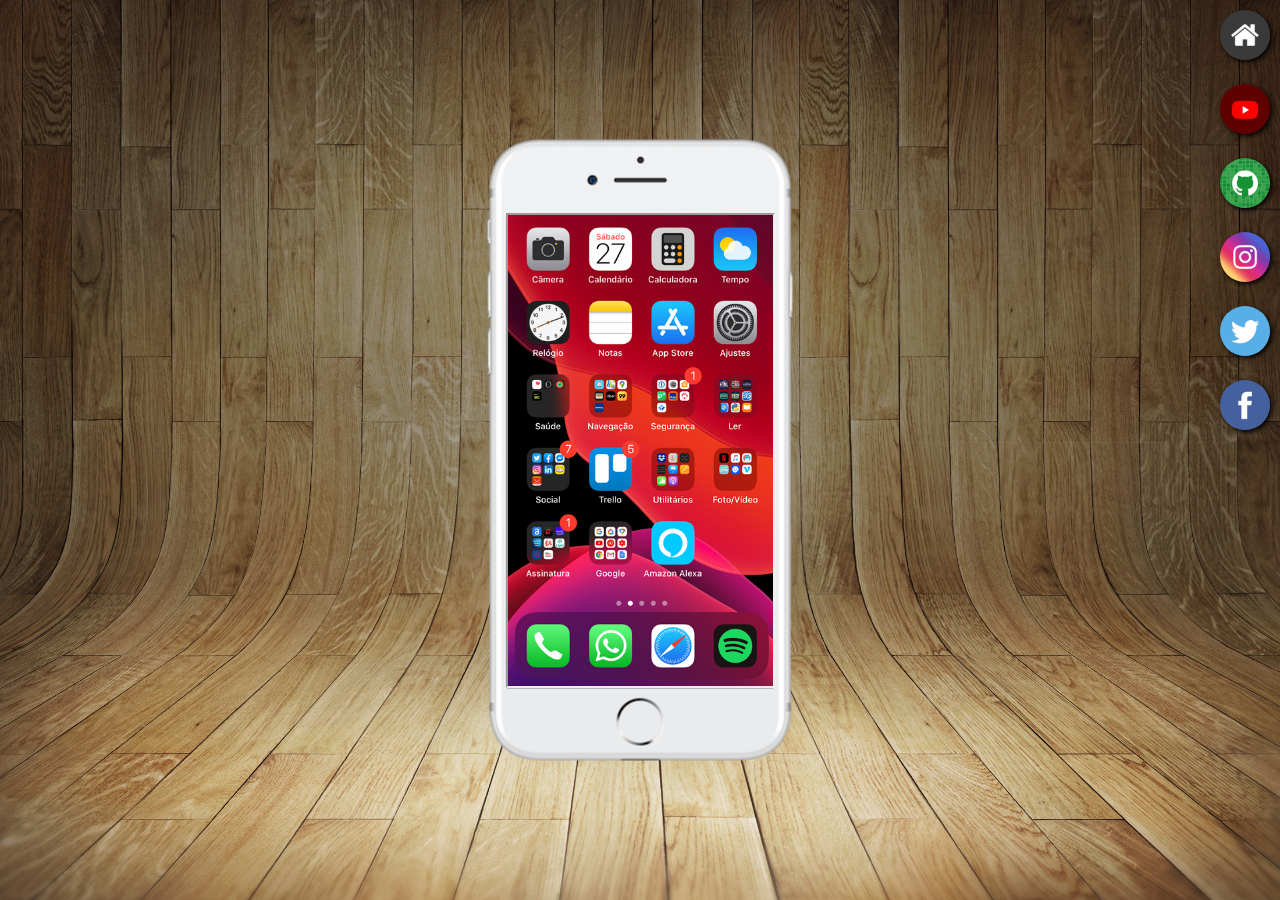
<file: index.html>
<!DOCTYPE html>
<html lang="en">
<head>
    <meta charset="UTF-8">
    <meta name="viewport" content="width=device-width, initial-scale=1.0">
    <title>Redes Sociais</title>
    <link rel="shortcut icon" href="favicon.ico" type="image/x-icon">
    <link rel="stylesheet" href="style/style.css">
</head>

<body>

        <main>
                <section id="telefone"> 

                <iframe src="home.html" name="tela" id="tela"></iframe>

                </section>




                <section id="redes-sociais"> 
                    
                    <a target="tela" href="home.html"><img src="imagens/logo-home.jpg" alt="Home"></a> <br>
                    <a target="tela" href="youtube.html"><img src="imagens/logo-youtube.jpg" alt="Youtube"></a> <br>
                    <a target="tela" href="github.html"><img src="imagens/logo-github.jpg" alt="gitHub"></a> <br>
                    <a target="tela" href="instagram.html"><img src="imagens/logo-instagram.jpg" alt="Instagram"></a> <br>
                    <a target="tela" href="twitter.html"><img src="imagens/logo-twitter.jpg" alt="Twitter"></a> <br>
                    <a target="tela" href="facebook.html"><img src="imagens/logo-facebook.jpg" alt="Facebook"></a>

                </section>





        </main>
        
    
</body>
</html>
</file>
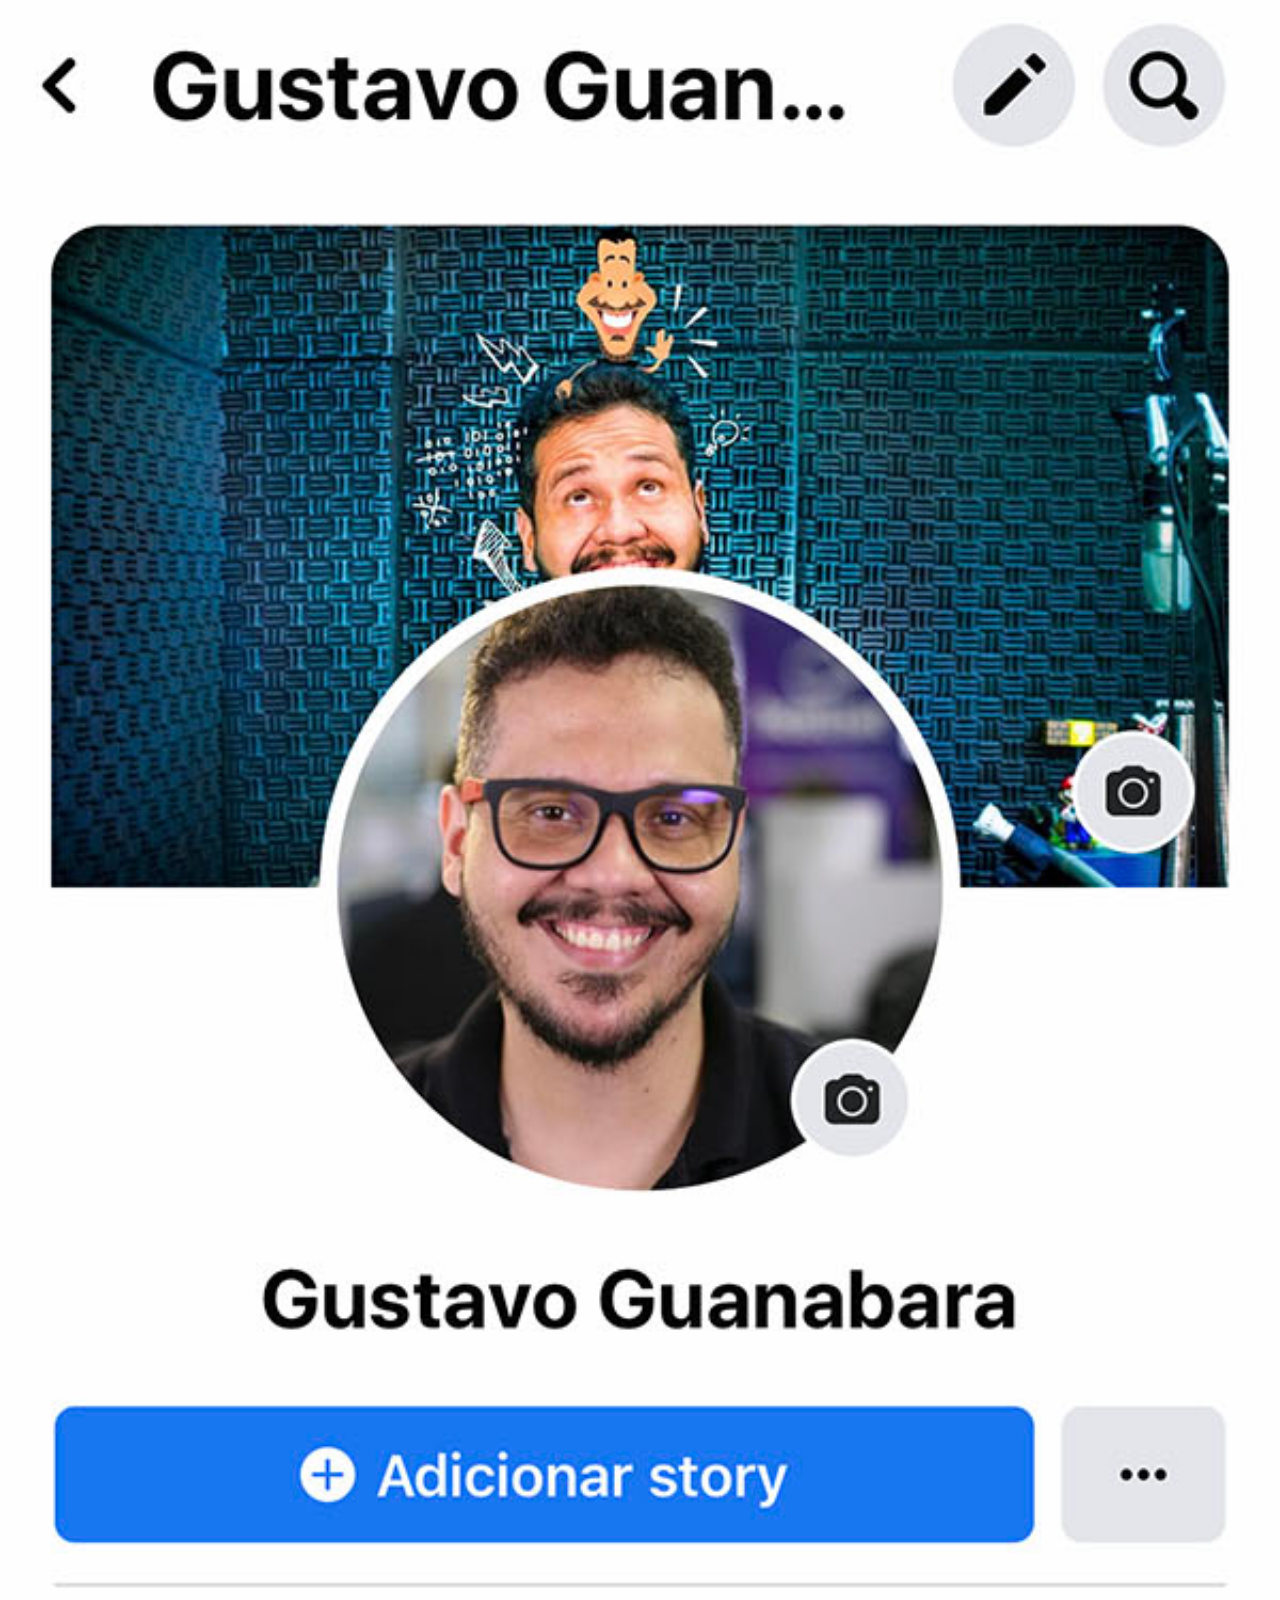
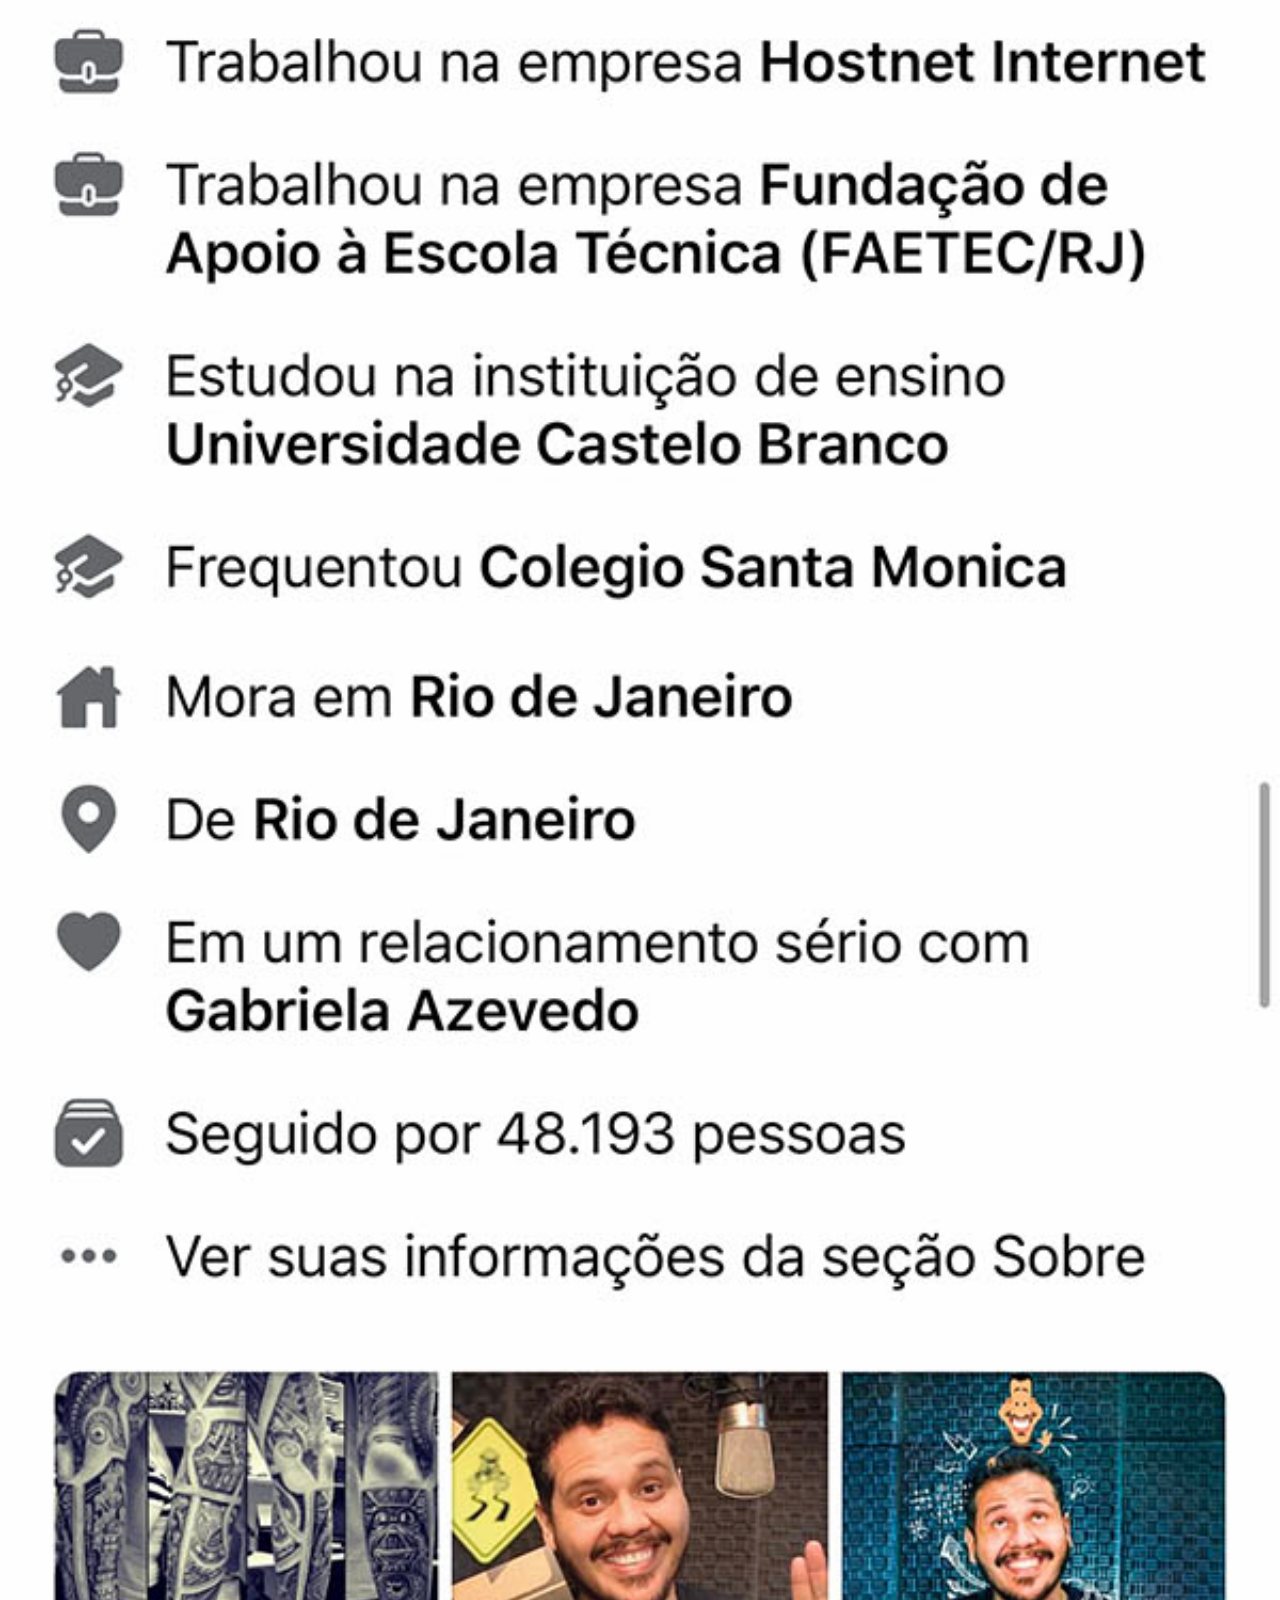
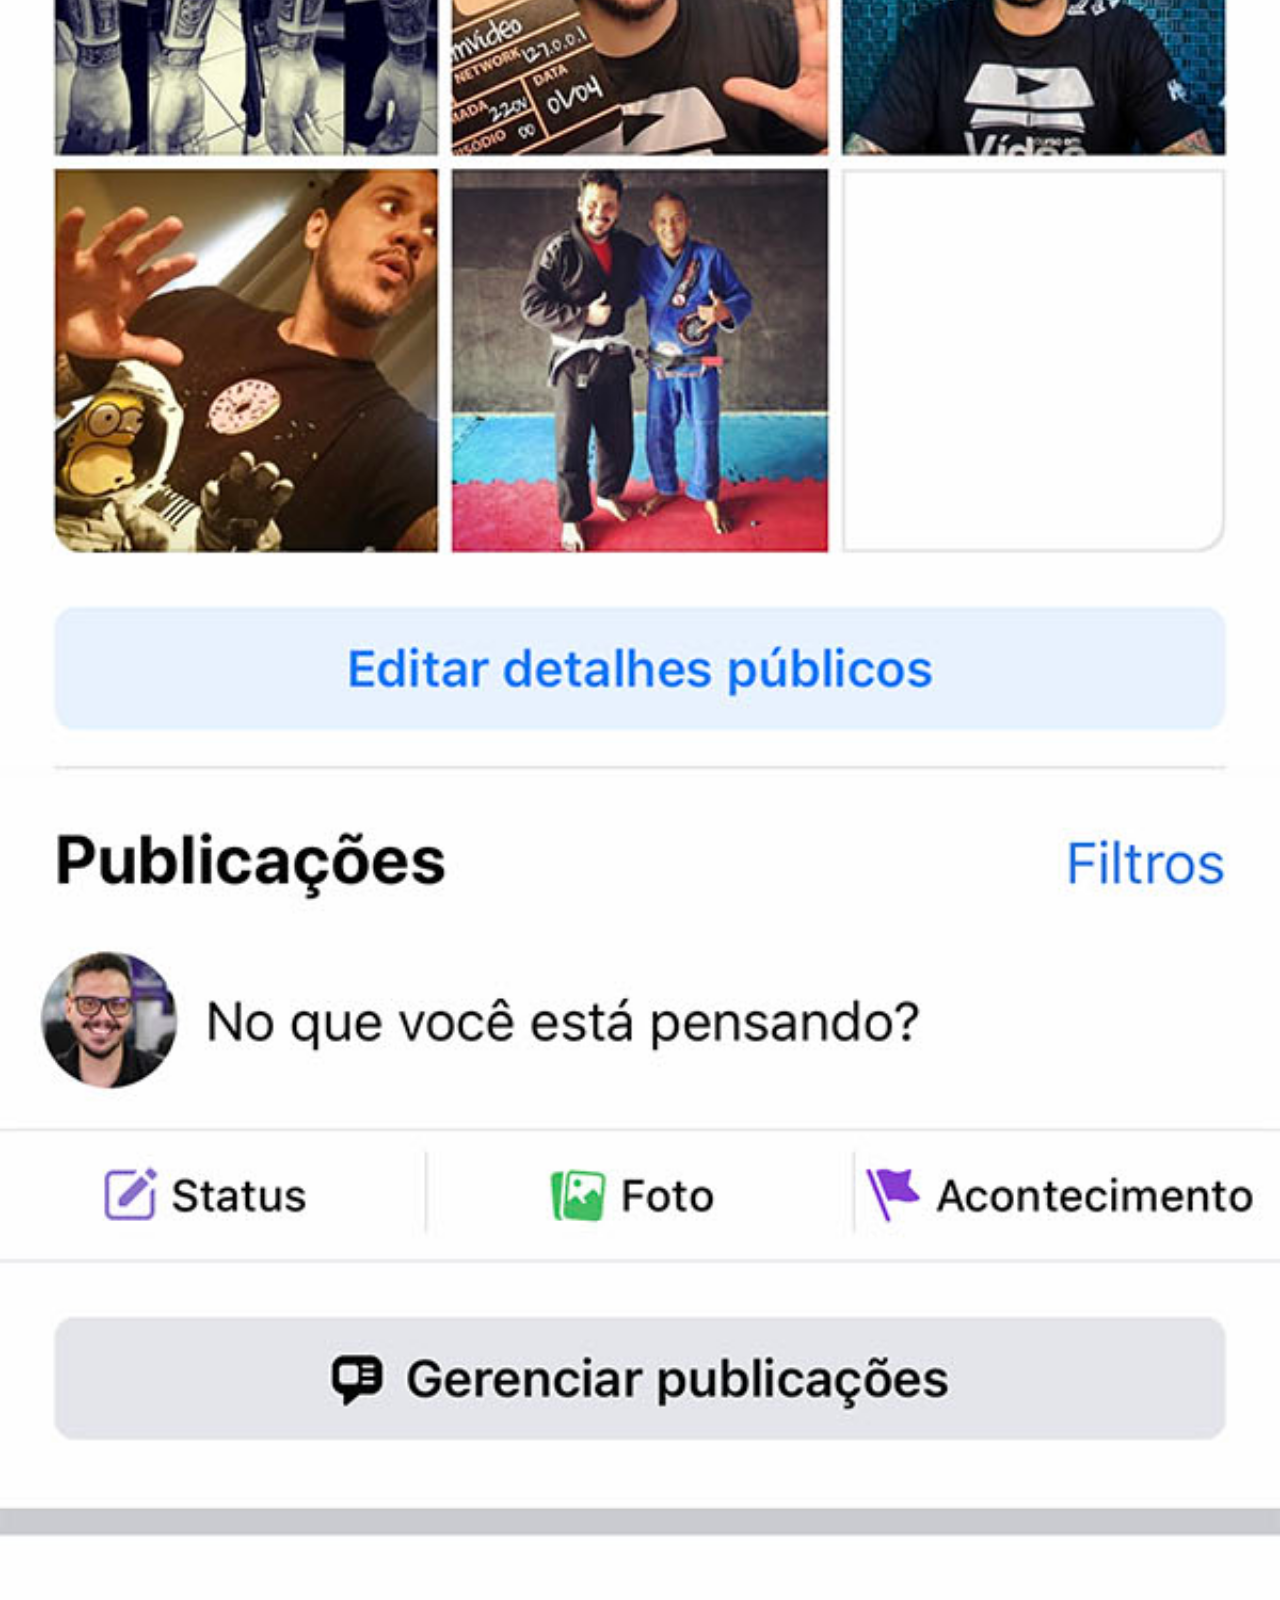
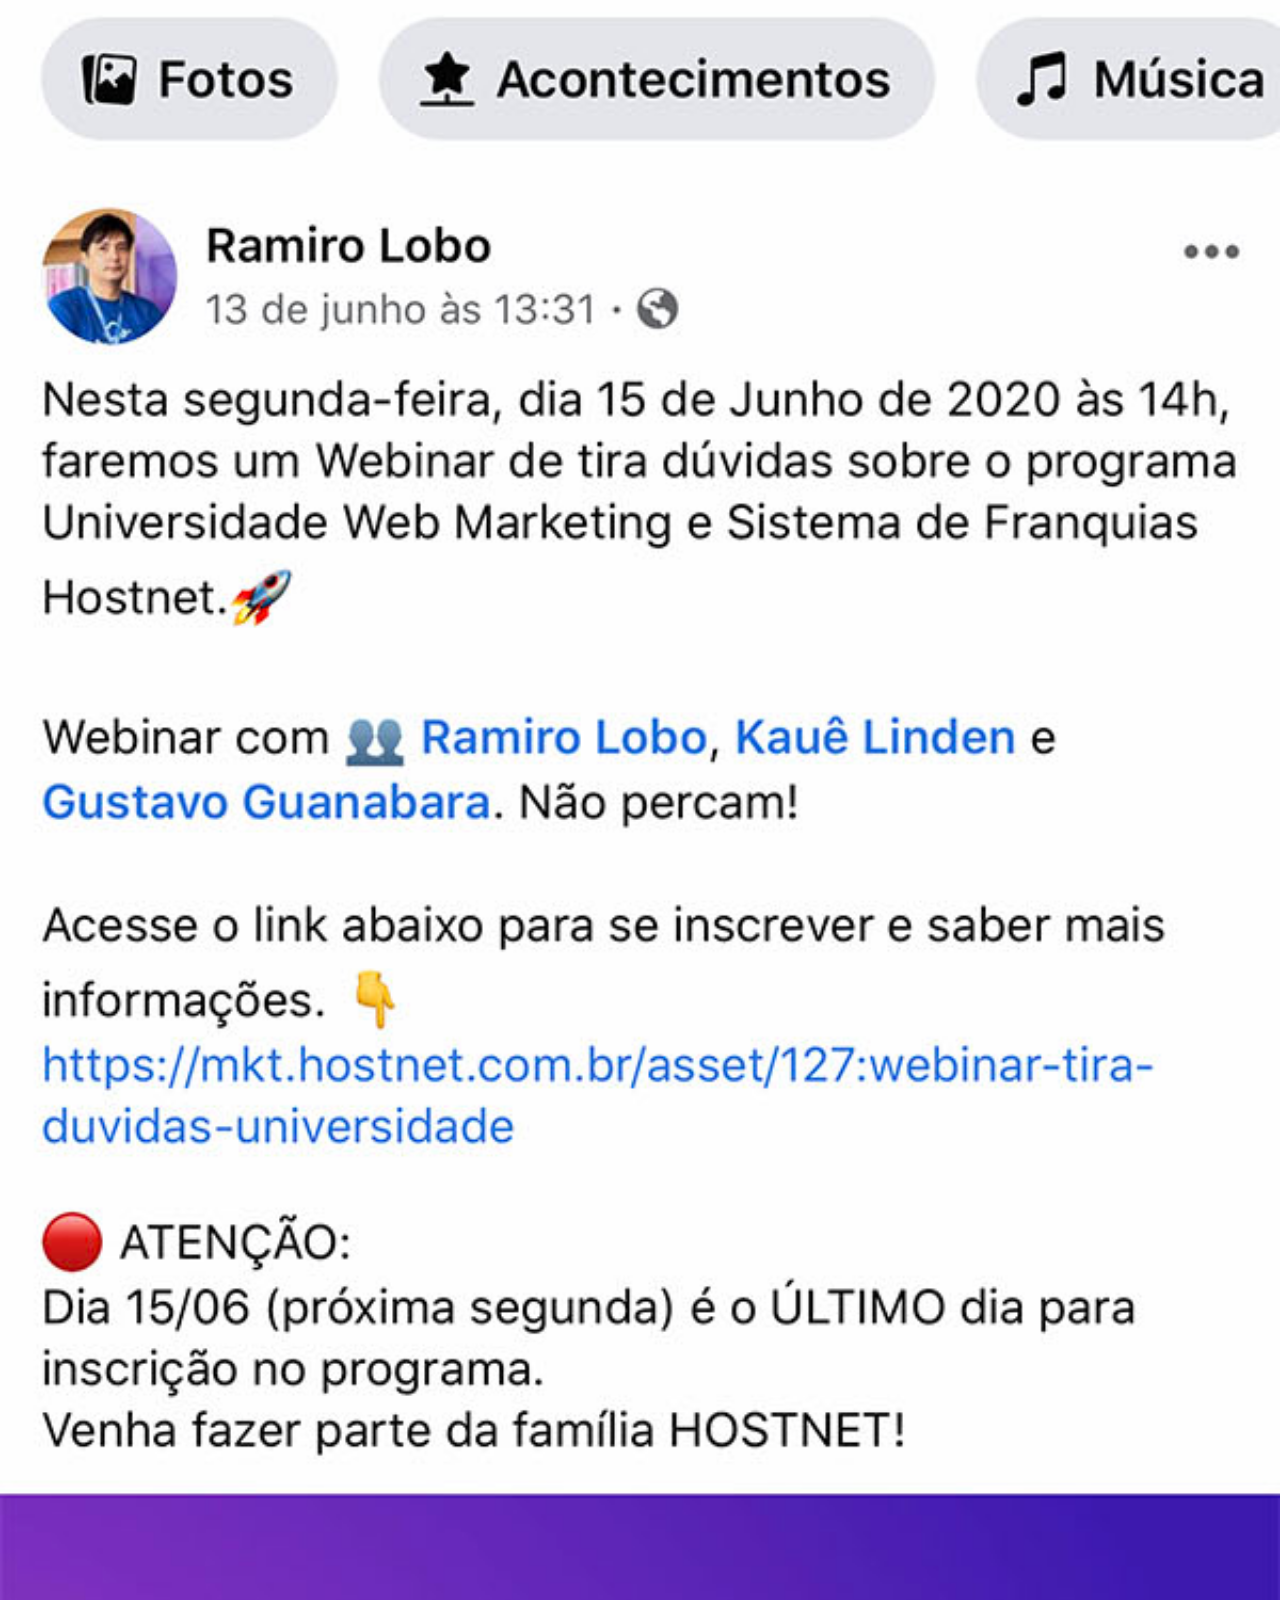
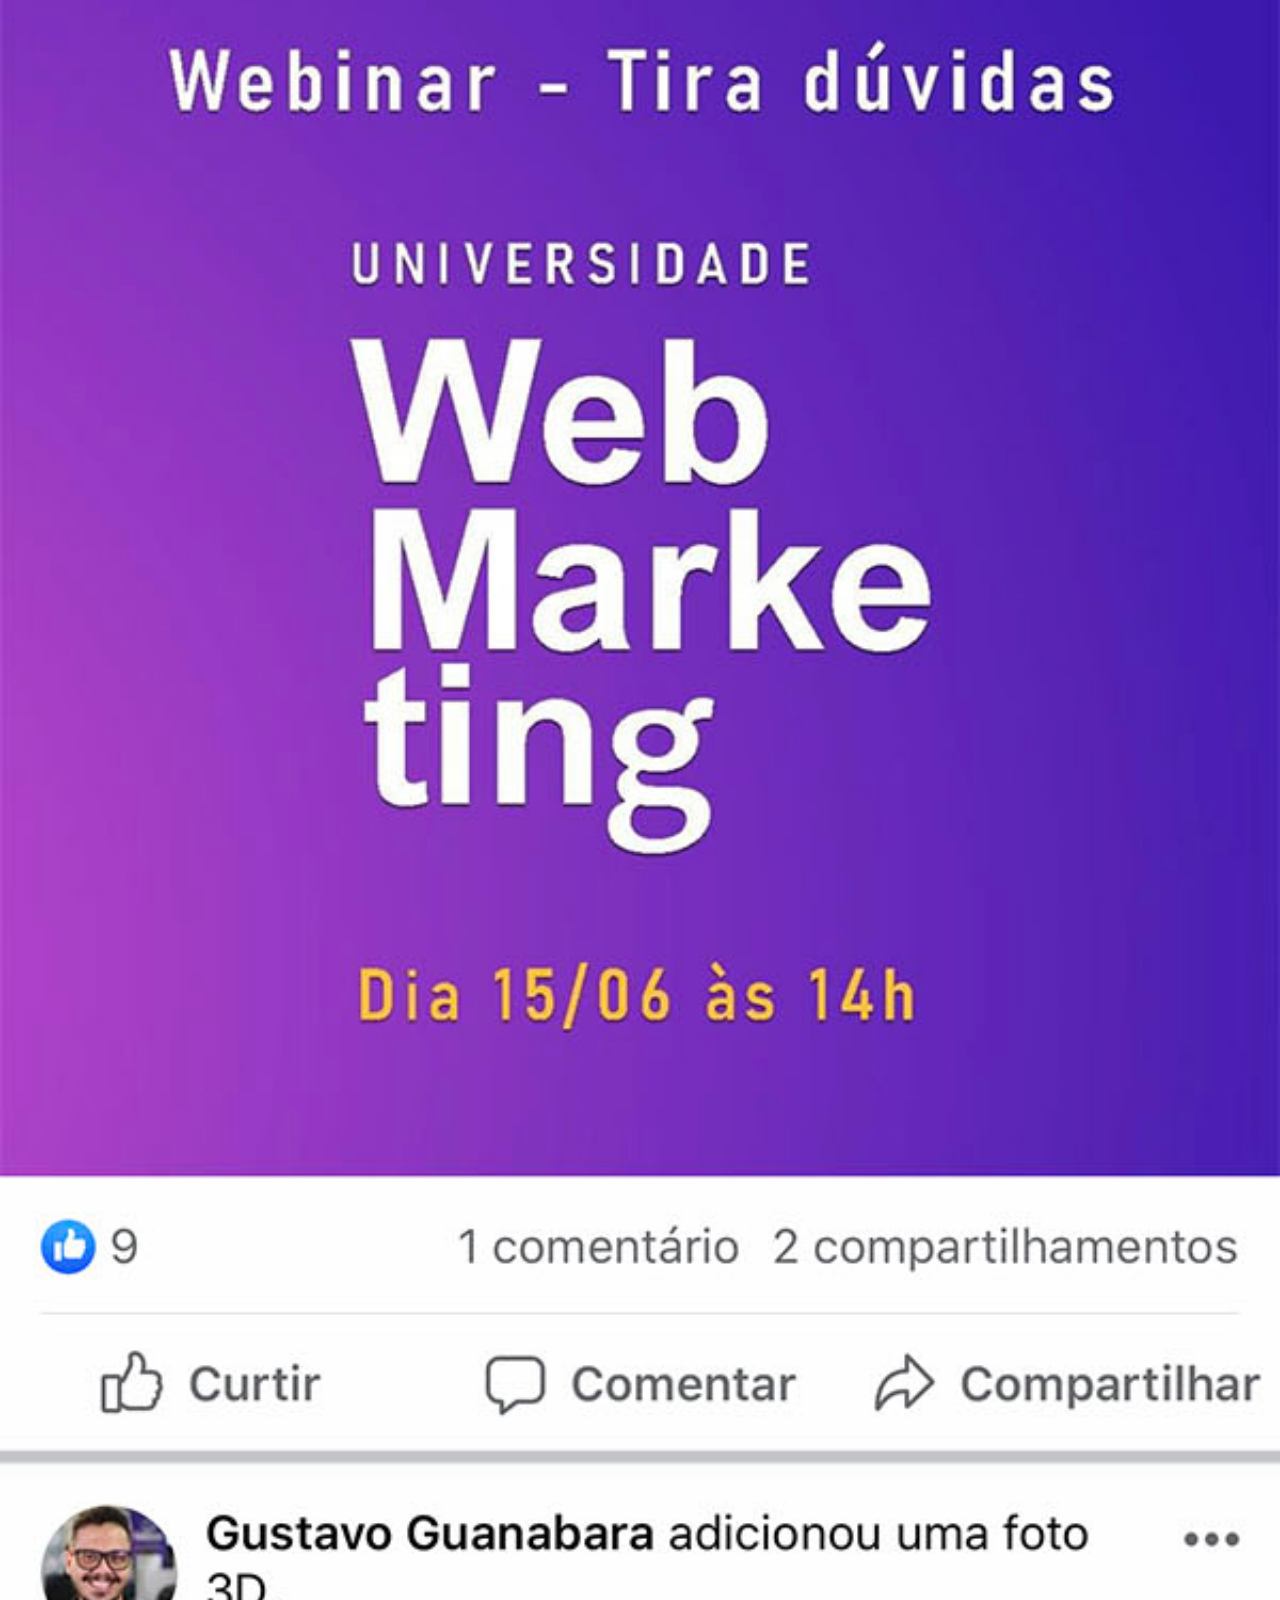
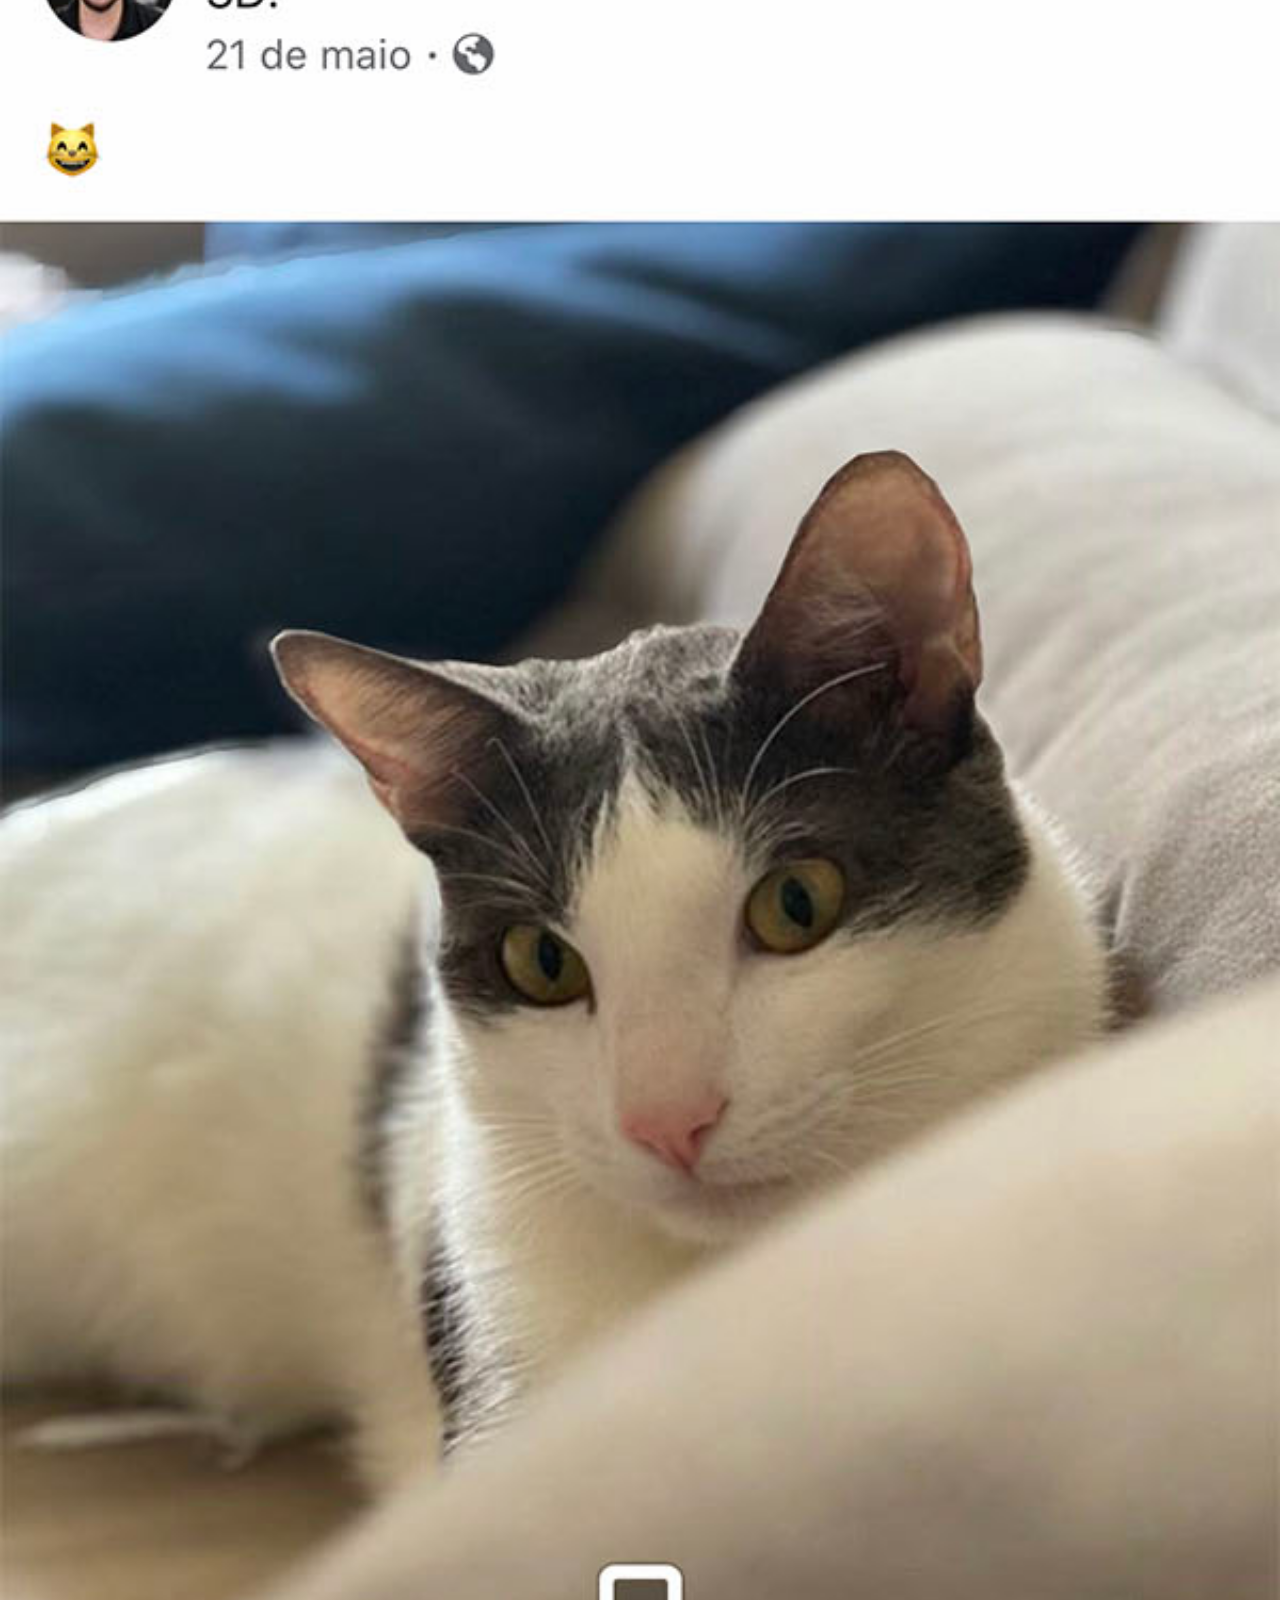
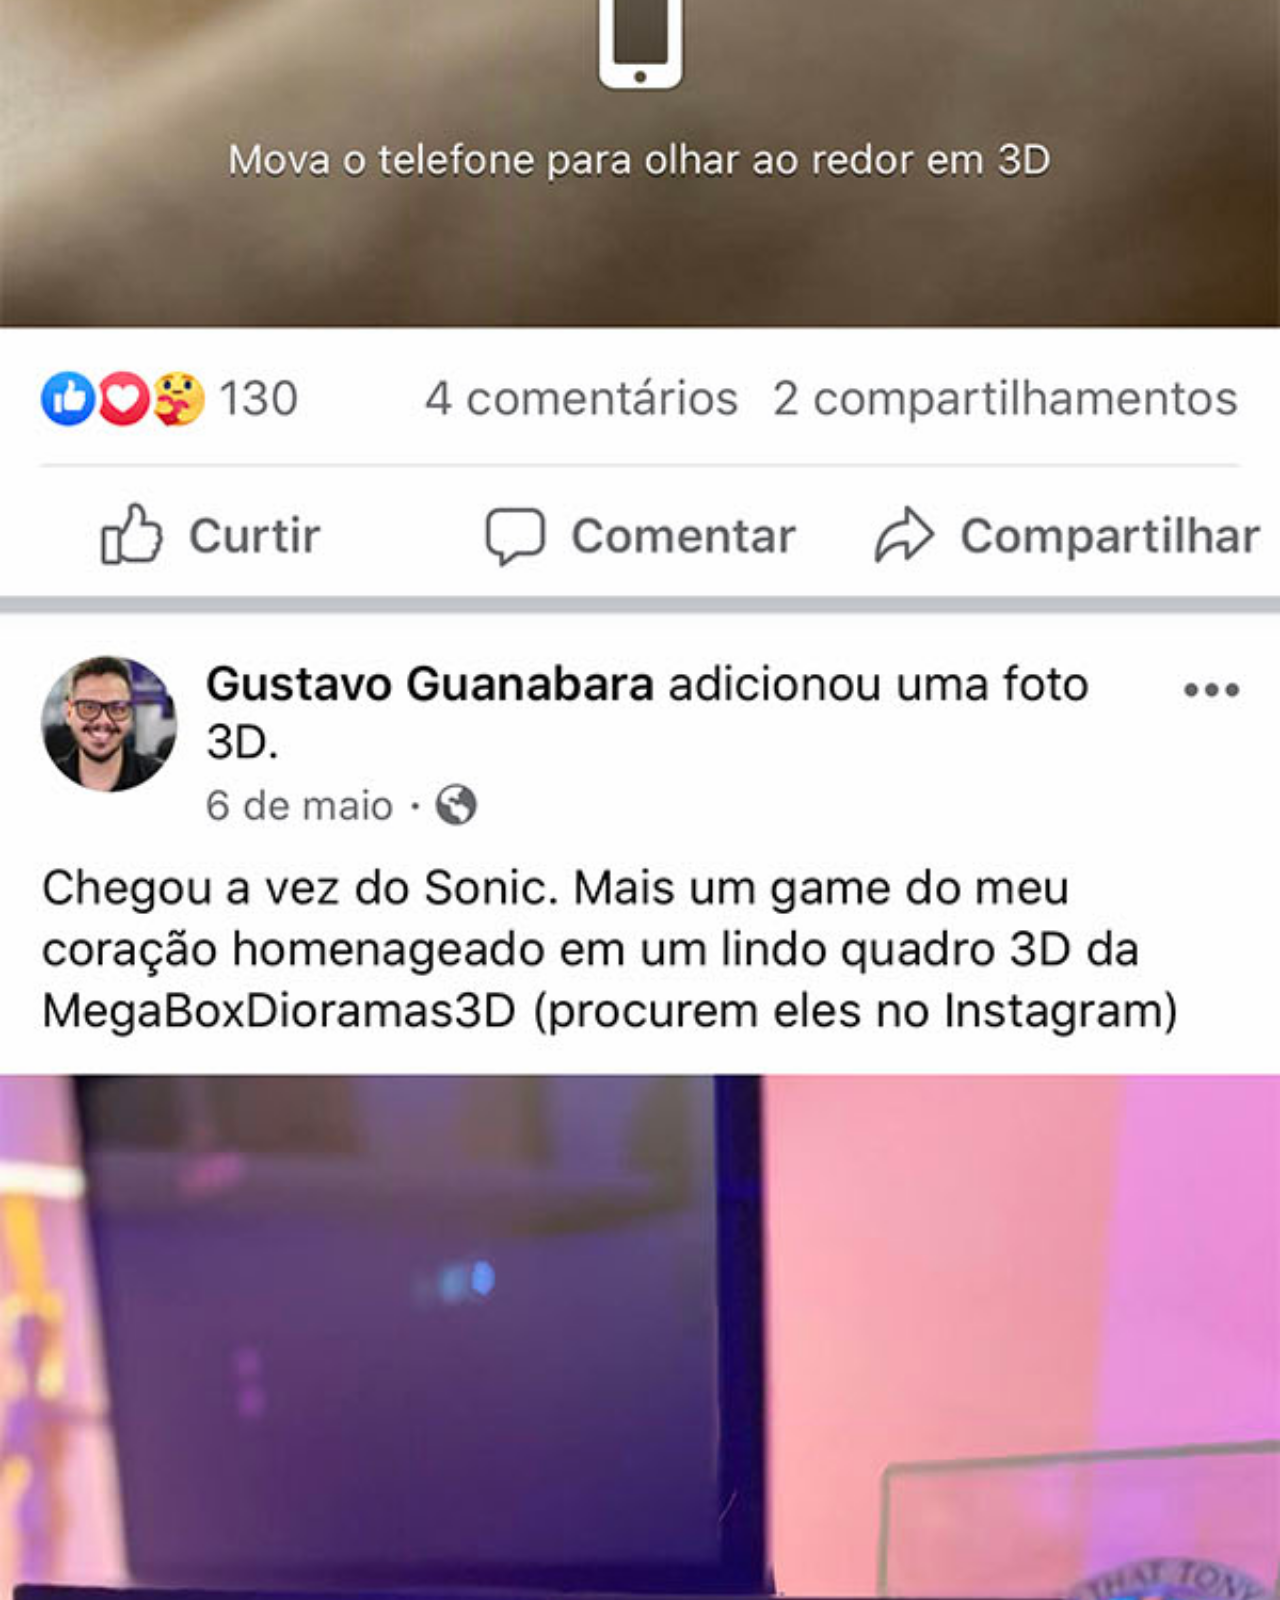
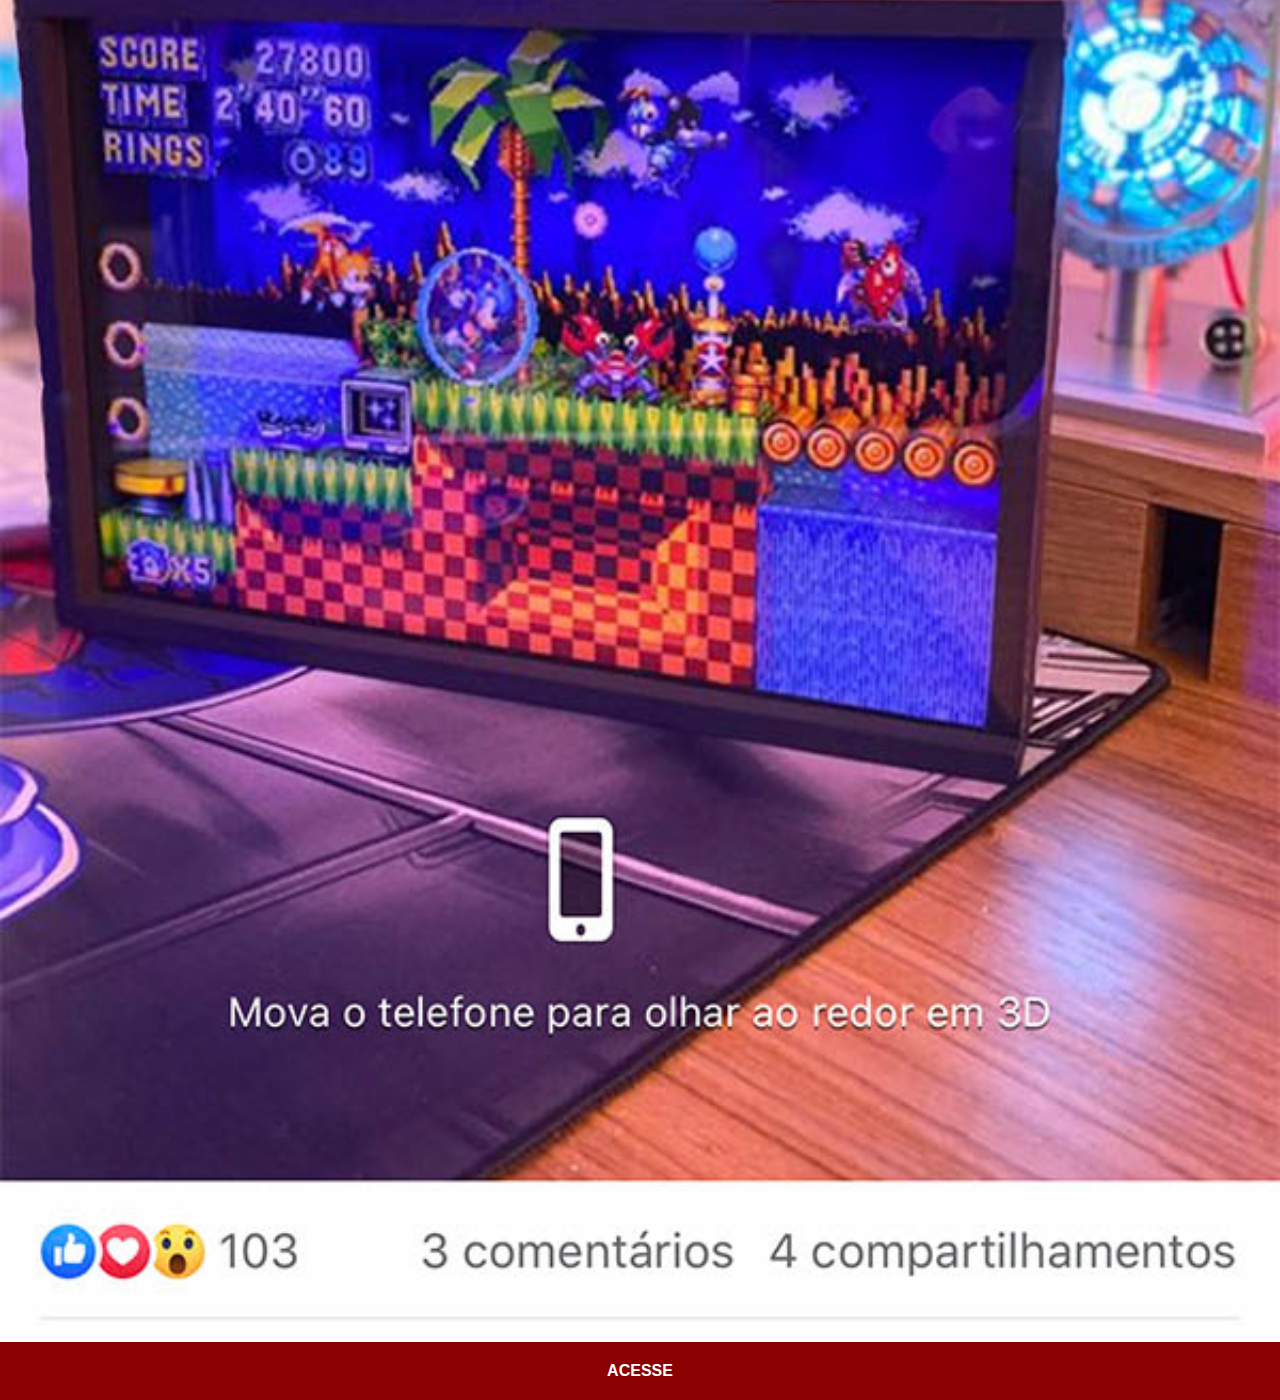
<file: facebook.html>
<!DOCTYPE html>
<html lang="en">
<head>
    <meta charset="UTF-8">
    <meta name="viewport" content="width=device-width, initial-scale=1.0">
    <title>Document</title>
    <link rel="stylesheet" href="style/social.css">
</head>
<body>
    <img src="imagens/tela-facebook.jpg" alt="facebook">
    <a target="_blank" rev="external" href="https://www.facebook.com/?locale2=fr_FR&_rdr">ACESSE</a>
</body>
</html>
</file>
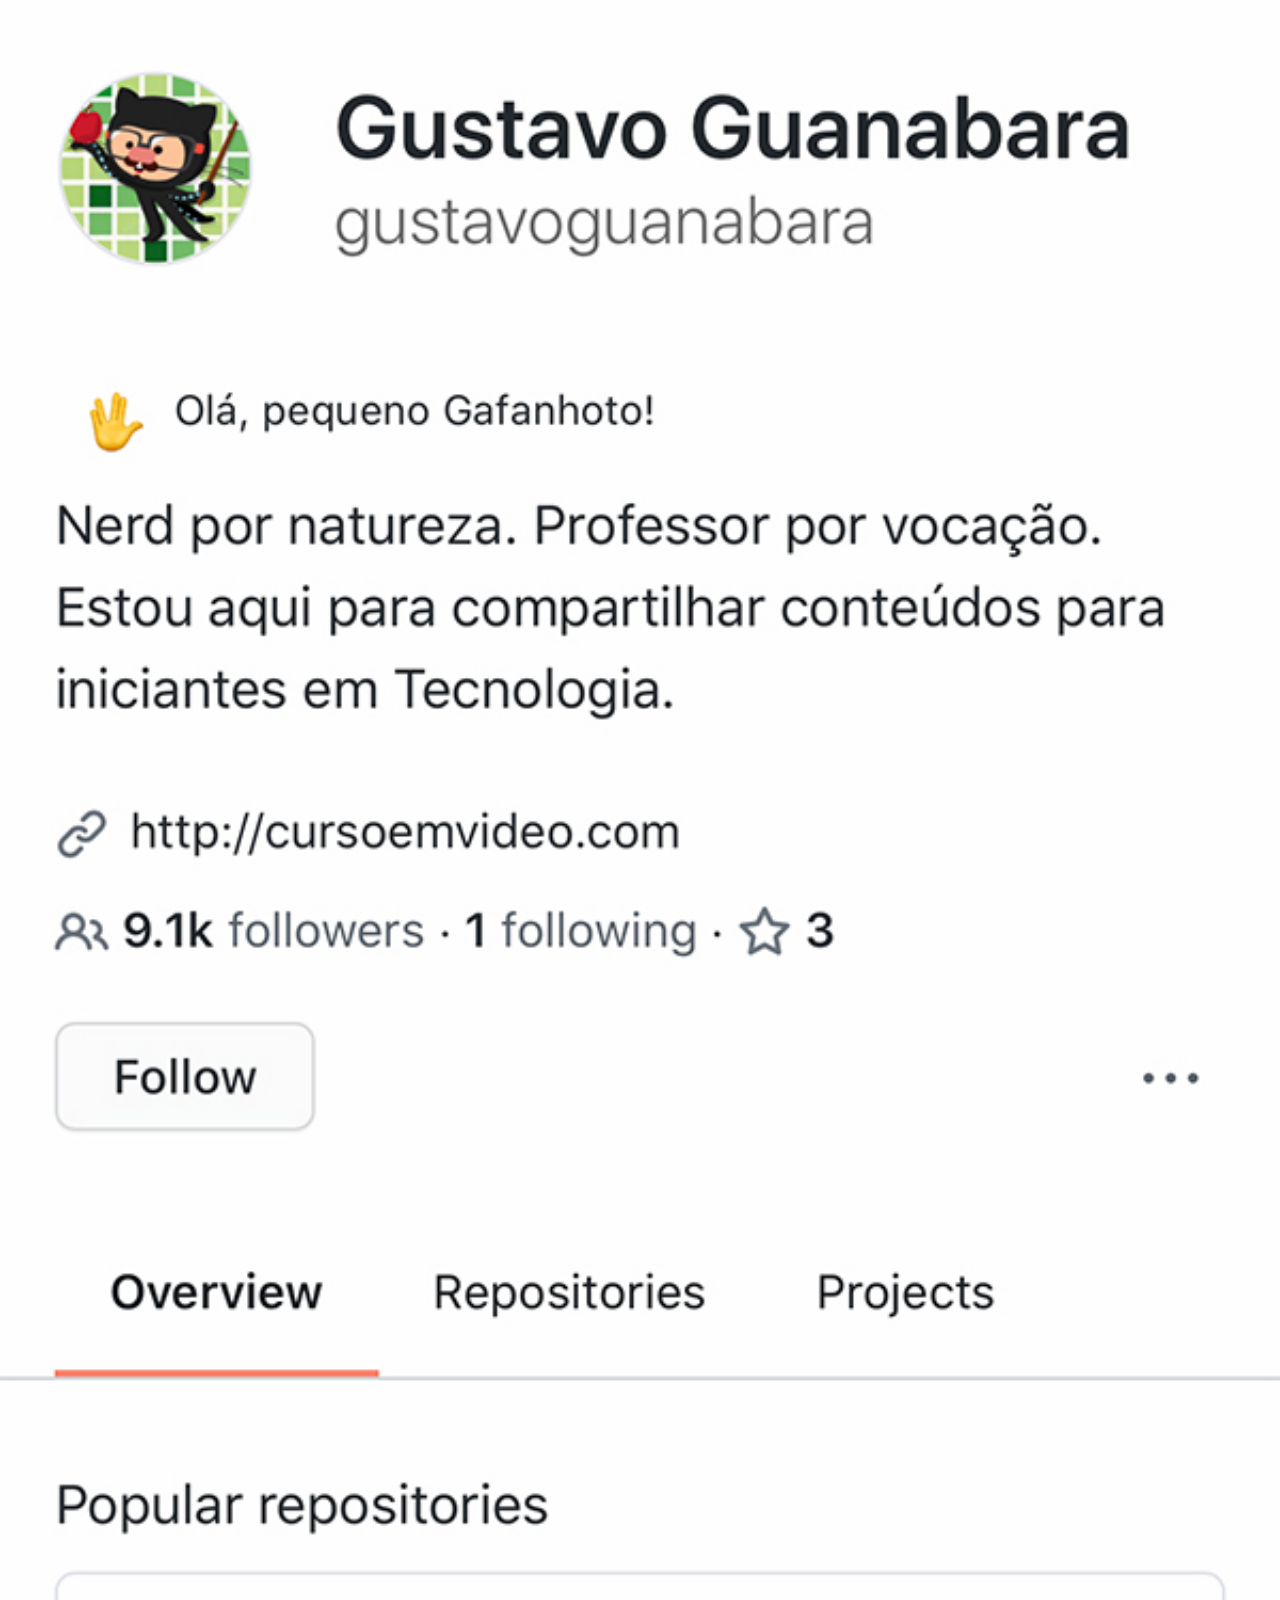
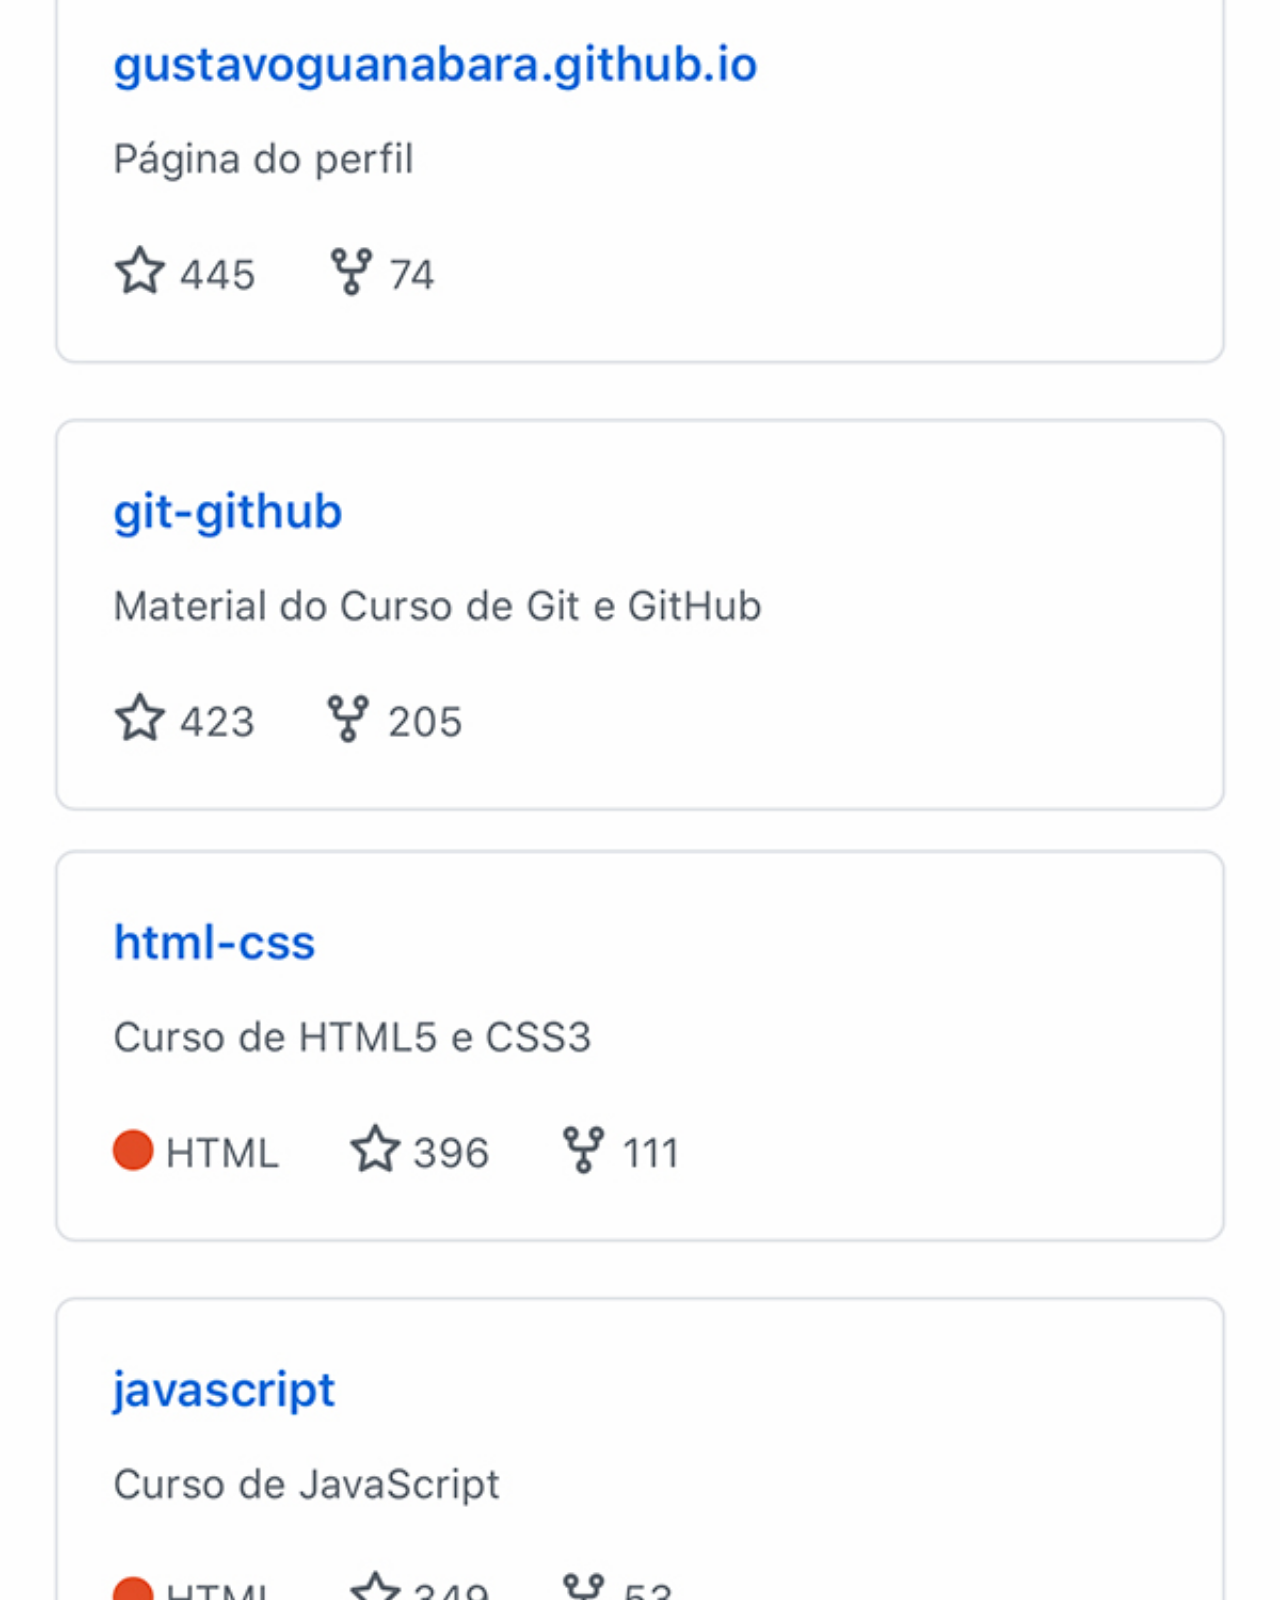
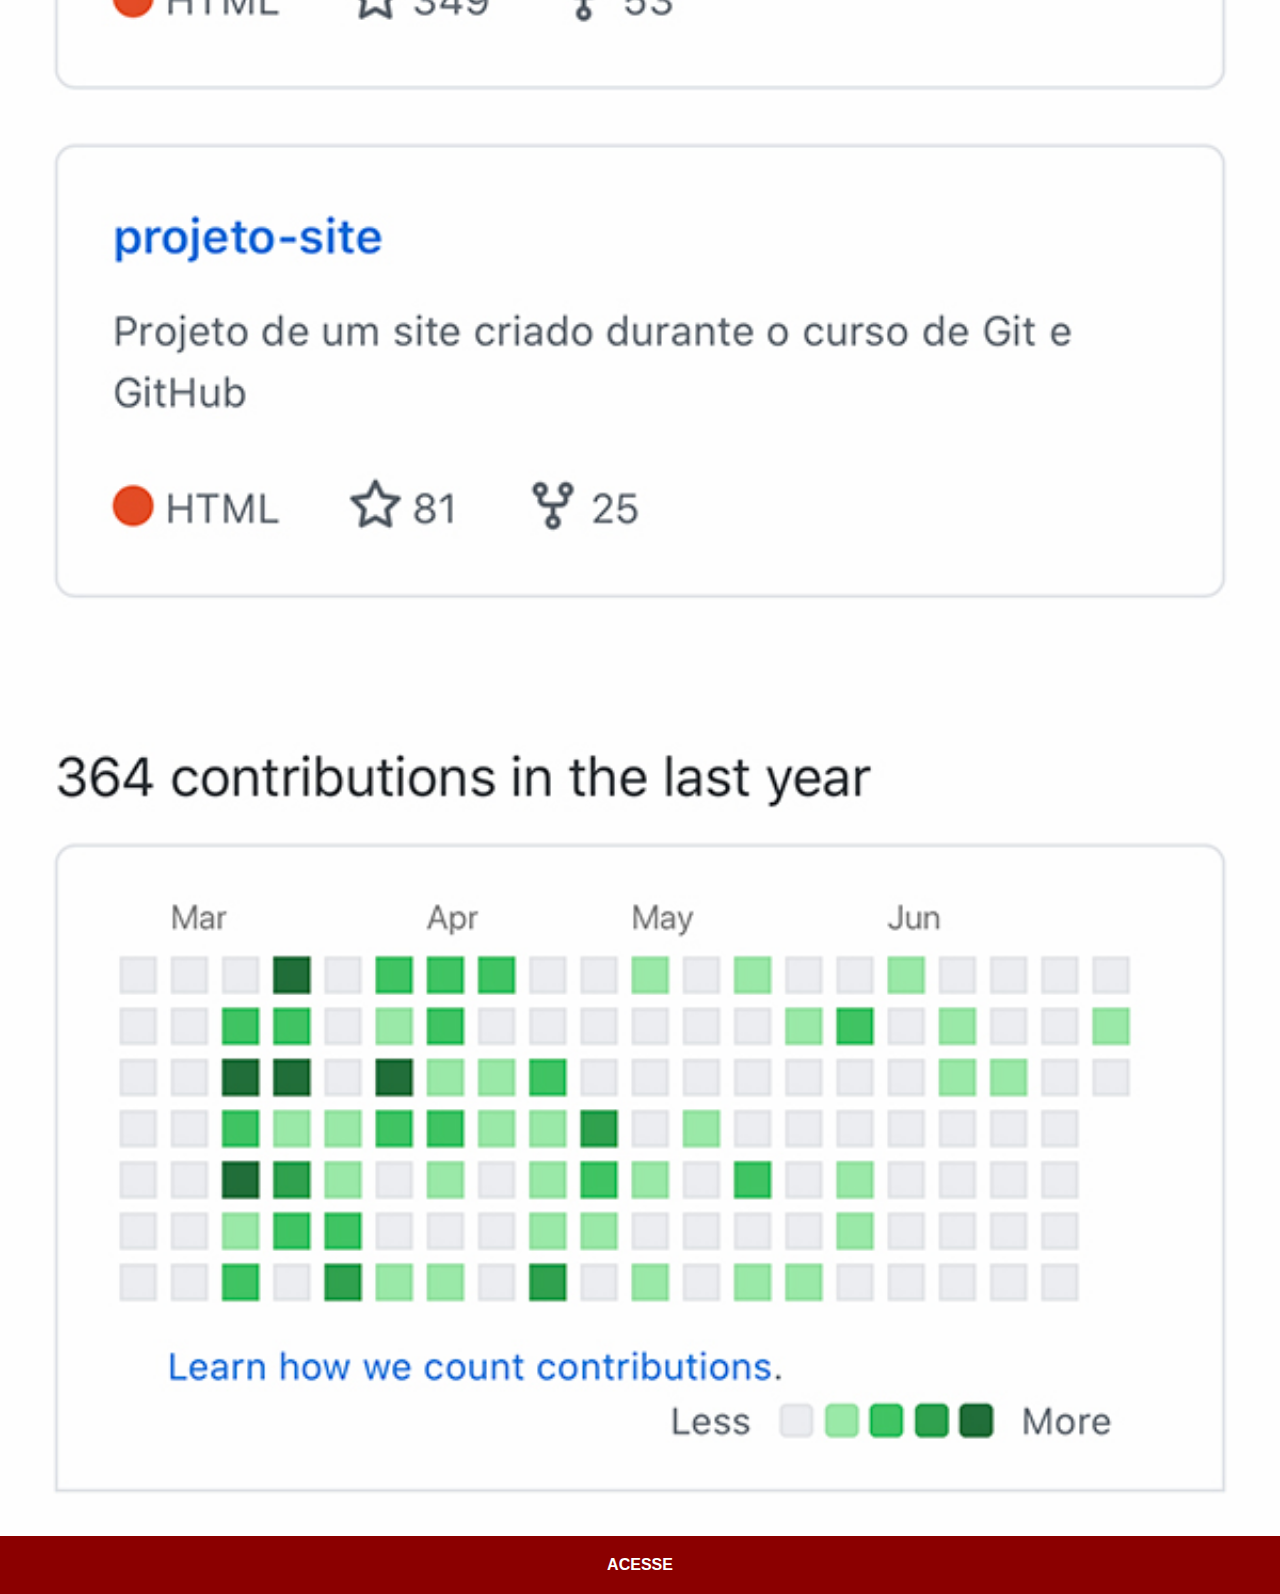
<file: github.html>
<!DOCTYPE html>
<html lang="en">
<head>
    <meta charset="UTF-8">
    <meta name="viewport" content="width=device-width, initial-scale=1.0">
    <title>Document</title>
    <link rel="stylesheet" href="style/social.css">
</head>
<body>
        <img src="imagens/tela-github.jpg" alt="github">
        <a target="_blank" rev="external" href="https://github.com/roquemorgado">ACESSE</a>
    
</body>
</html>
</file>
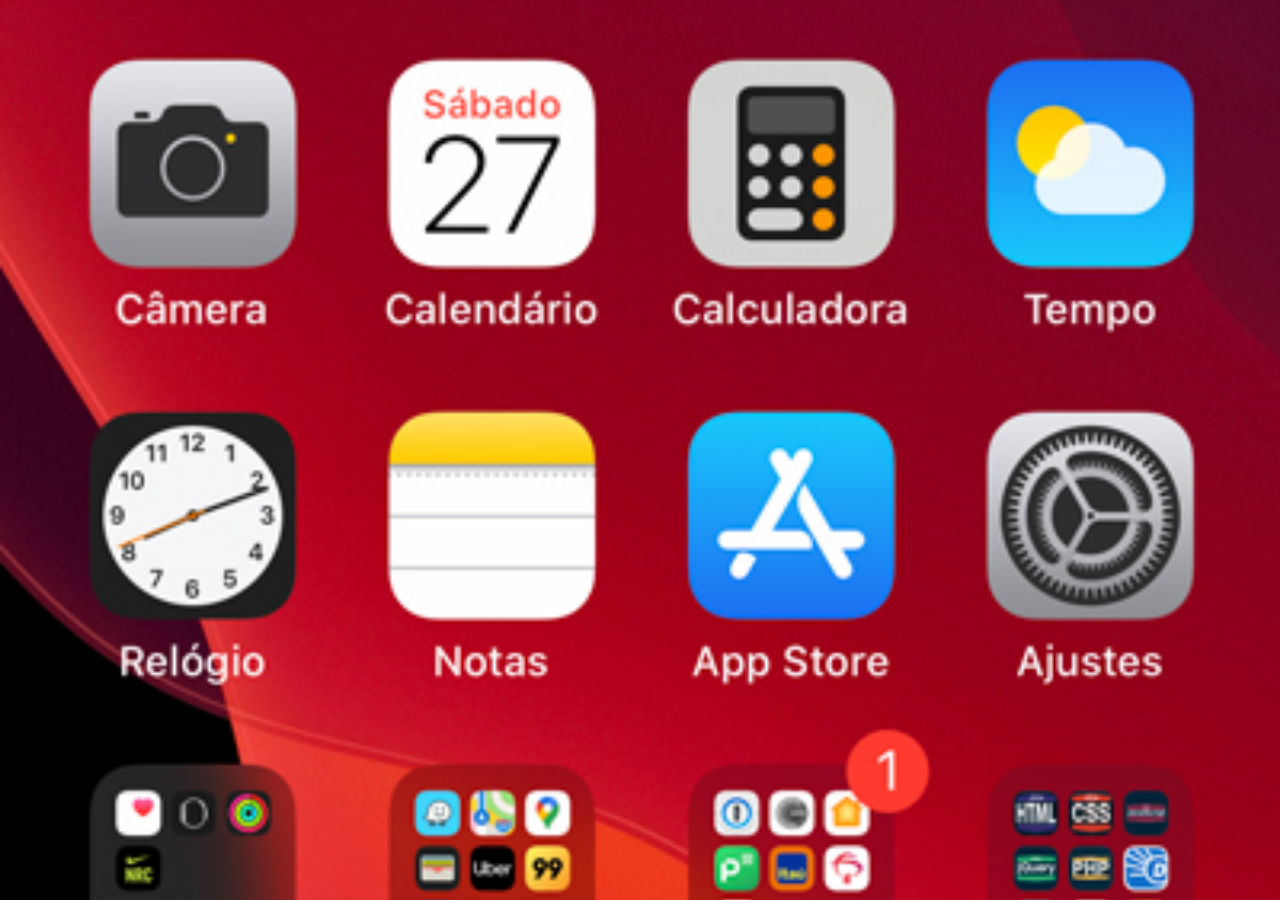
<file: home.html>
<!DOCTYPE html>
<html lang="en">
<head>
    <meta charset="UTF-8">
    <meta name="viewport" content="width=device-width, initial-scale=1.0">
    <title>Home</title>

</head>
    
<body>
    <style>
        *{margin: 0px;
        padding: 0px;}


        body{ width: 100vw;
                height: 100vh;
                background-image:url(imagens/tela-home.jpg);
                background-size: cover;
                }
    </style>

    

    
</body>
</html>
</file>
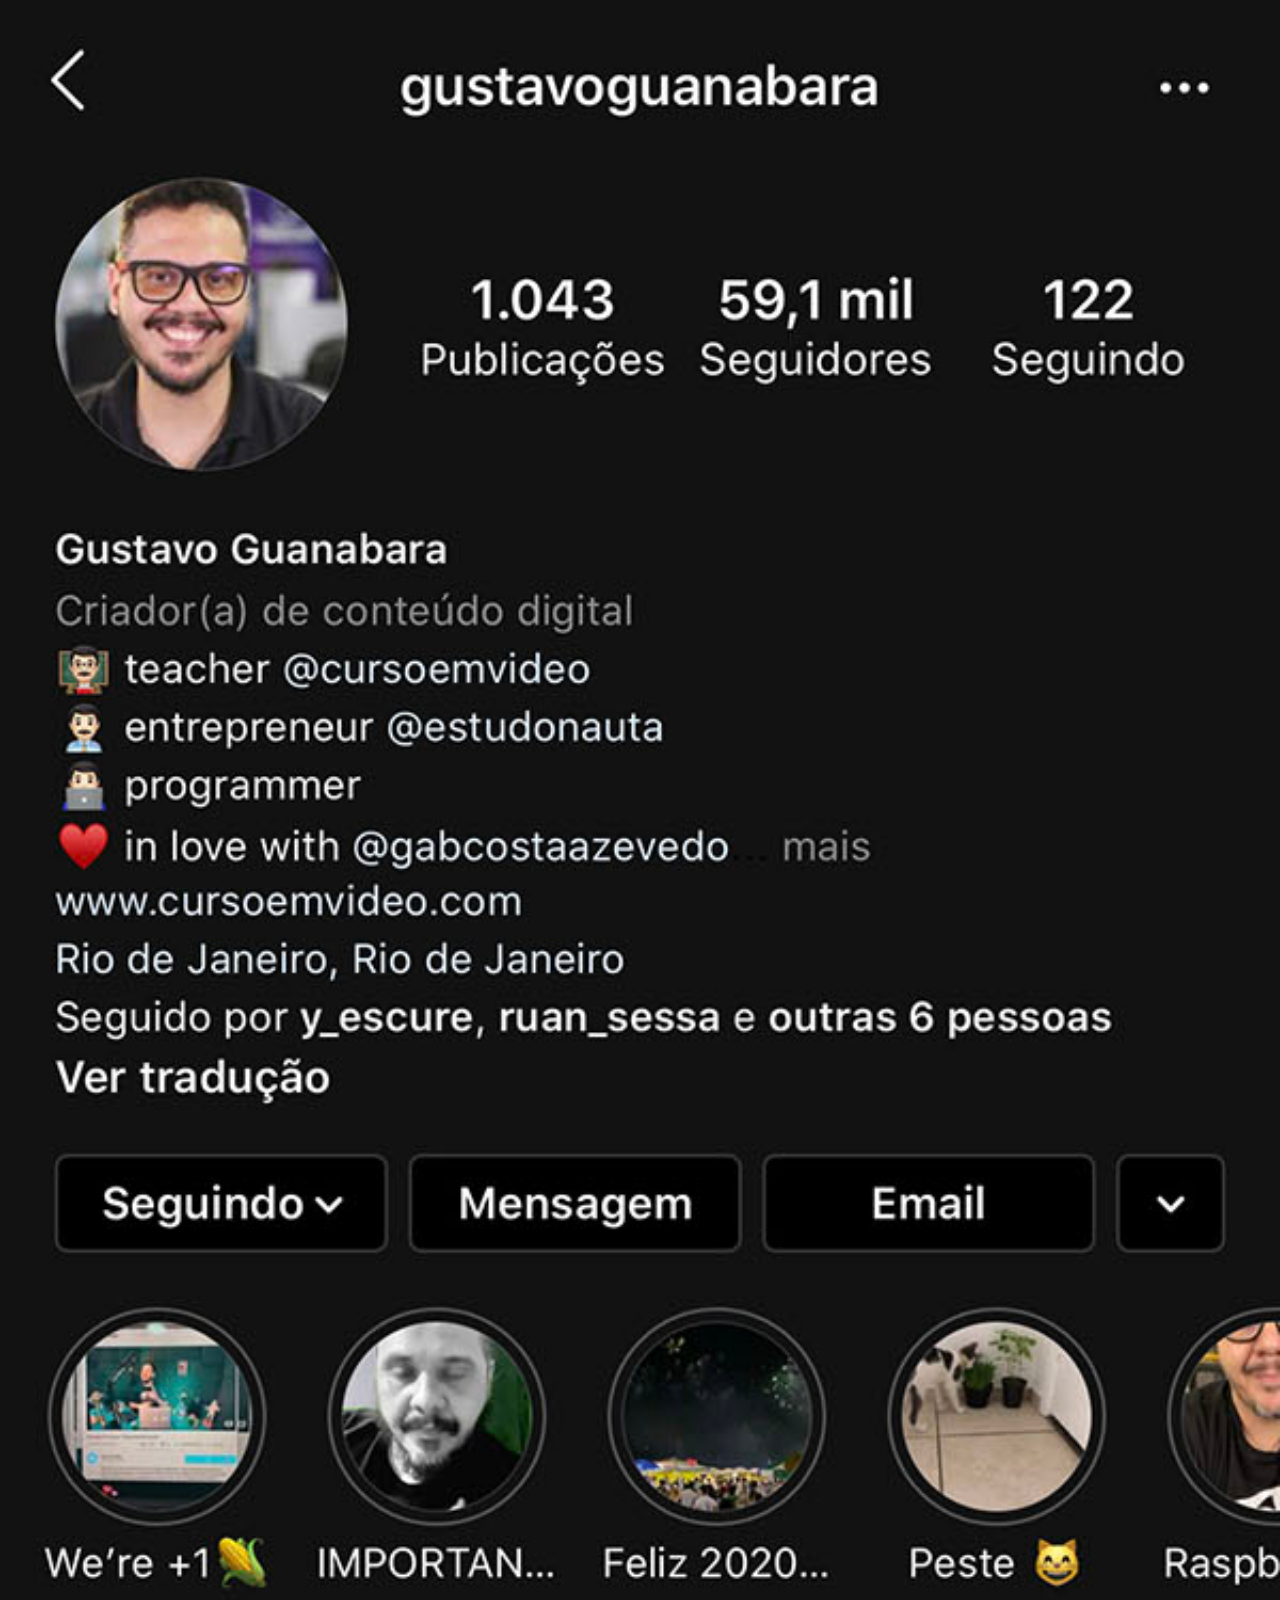
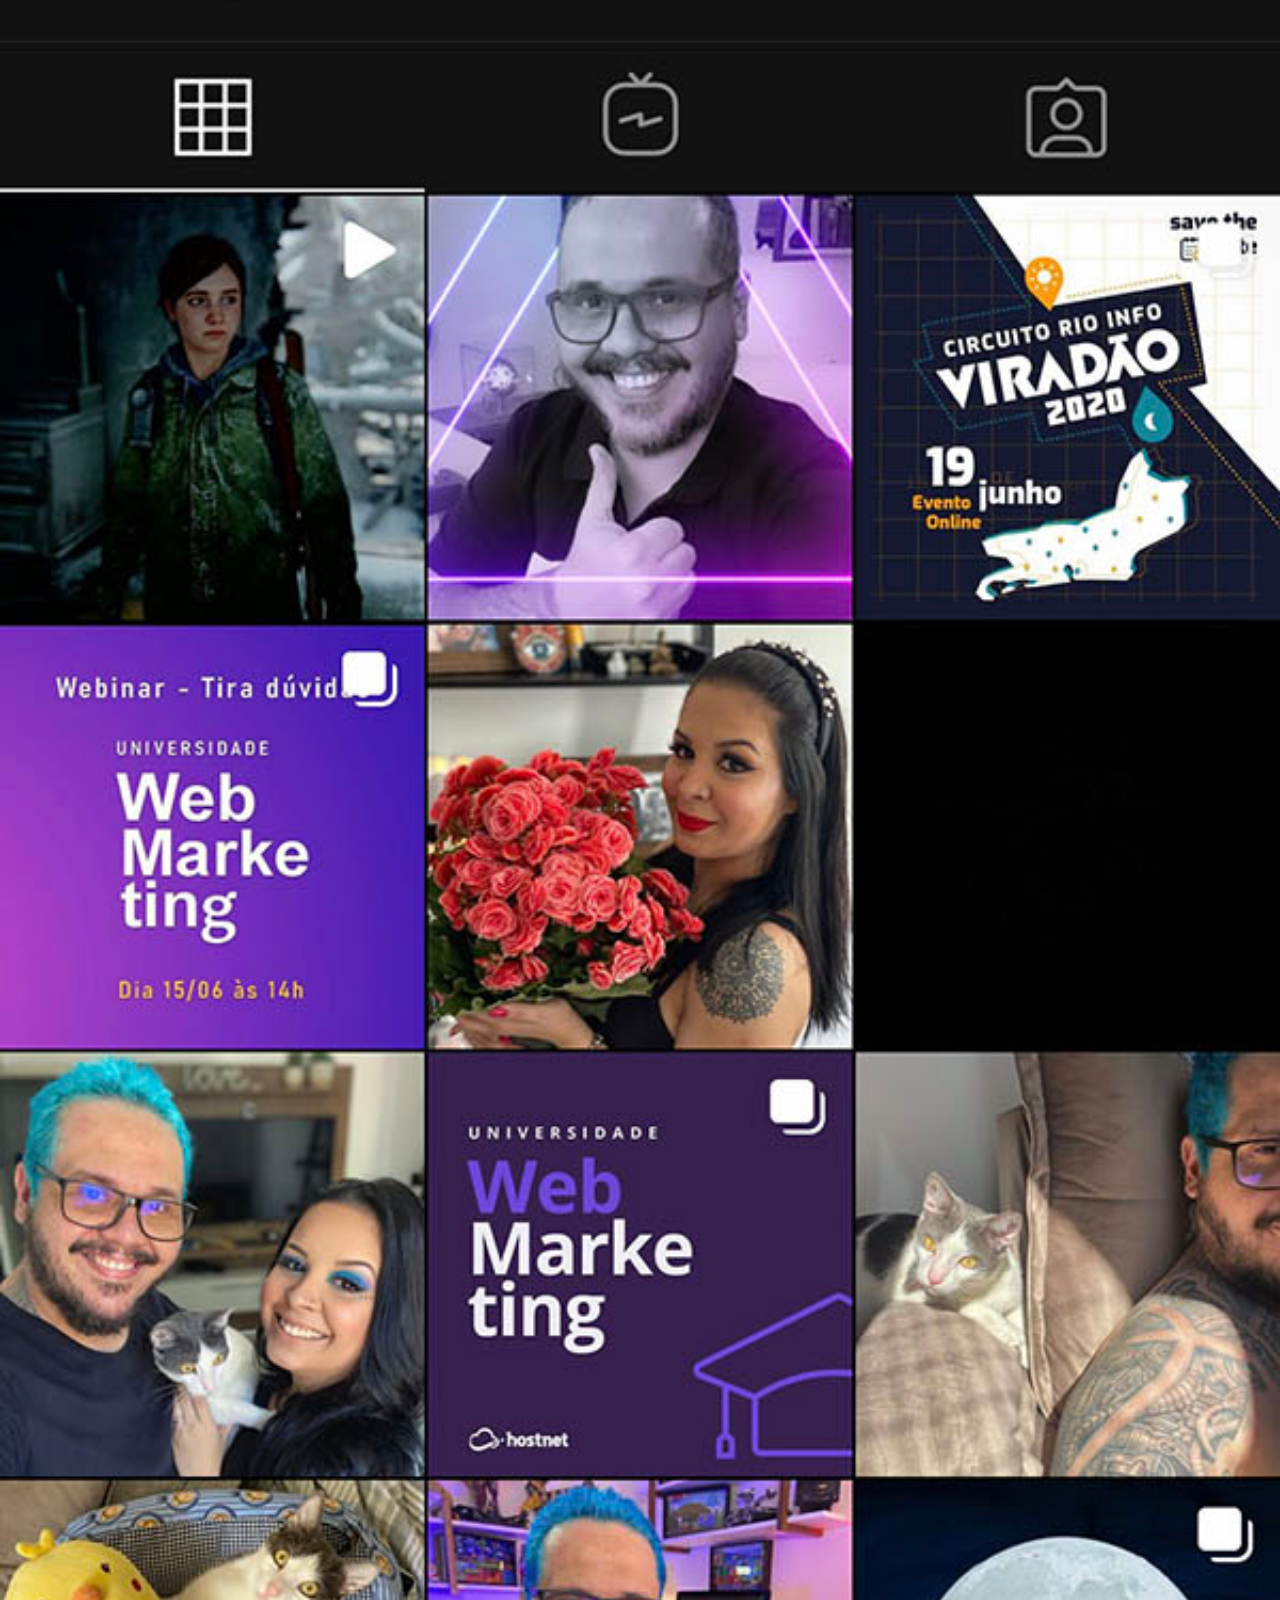
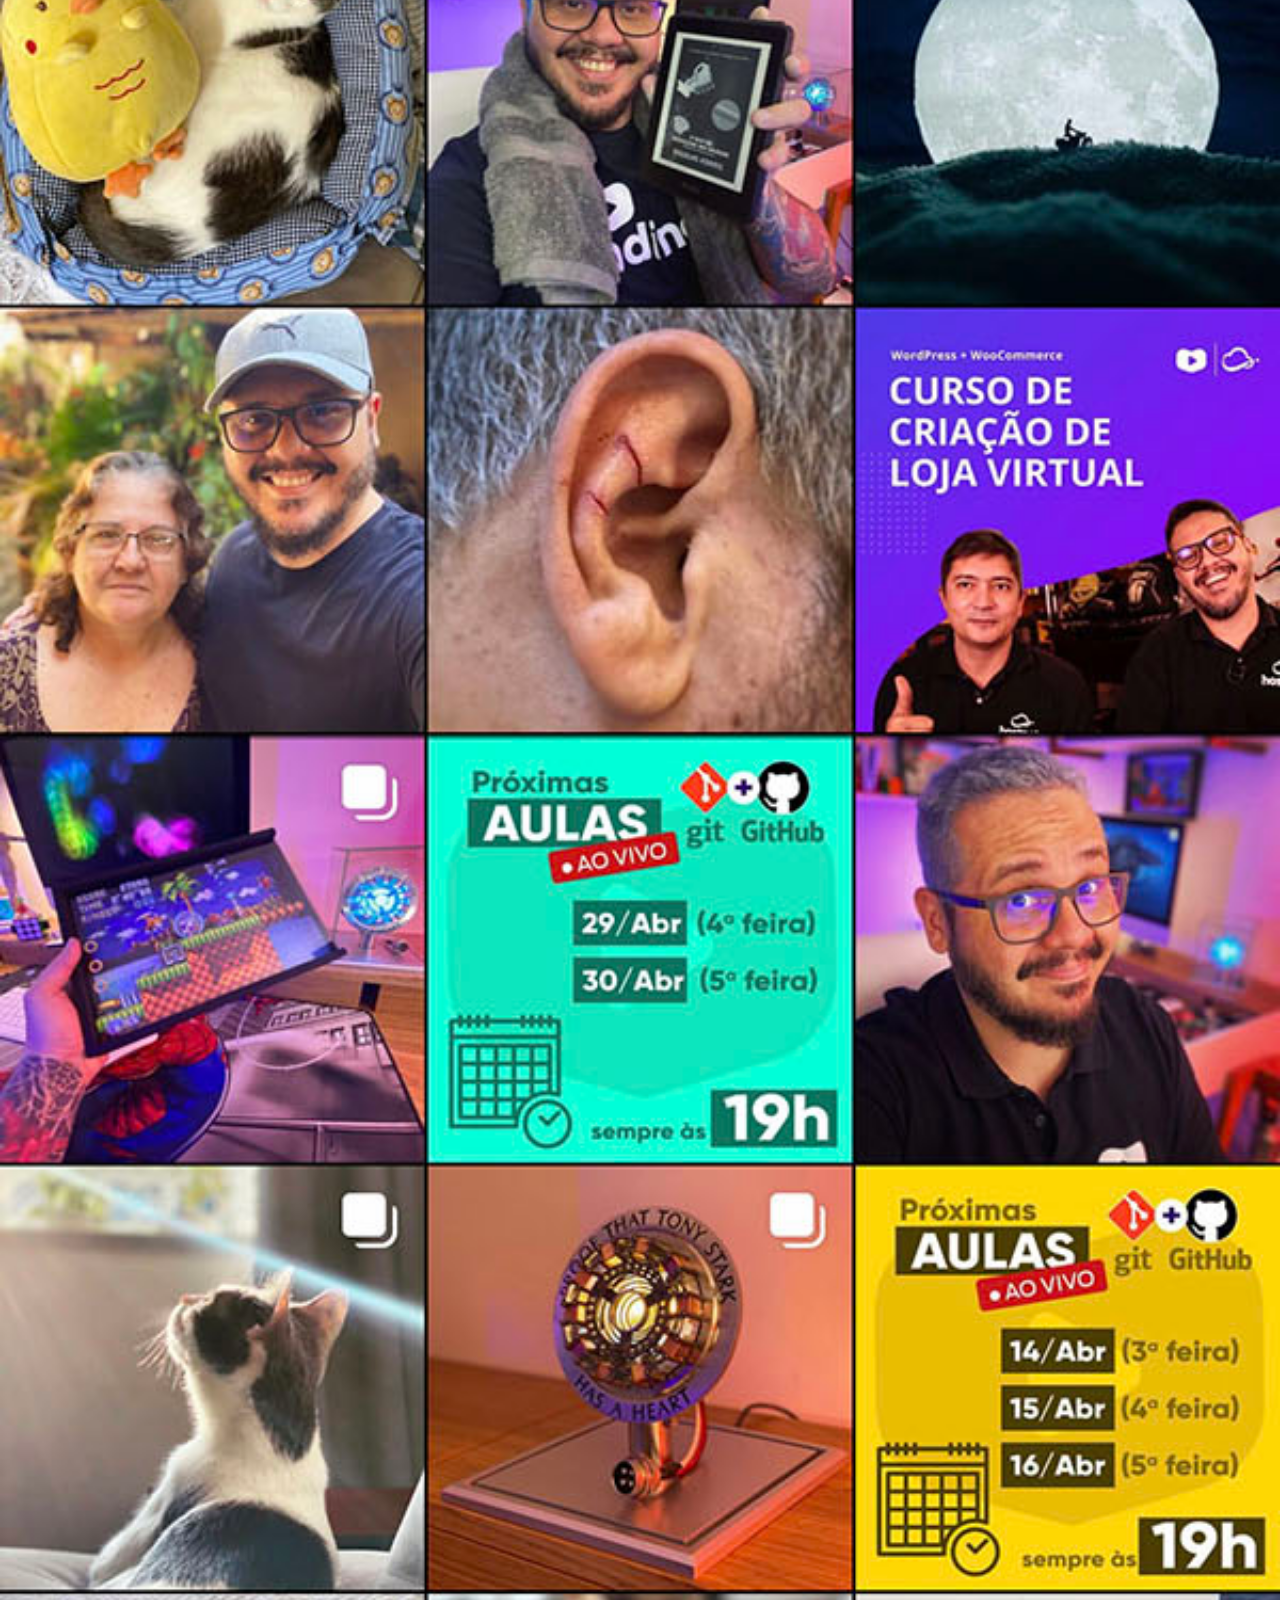
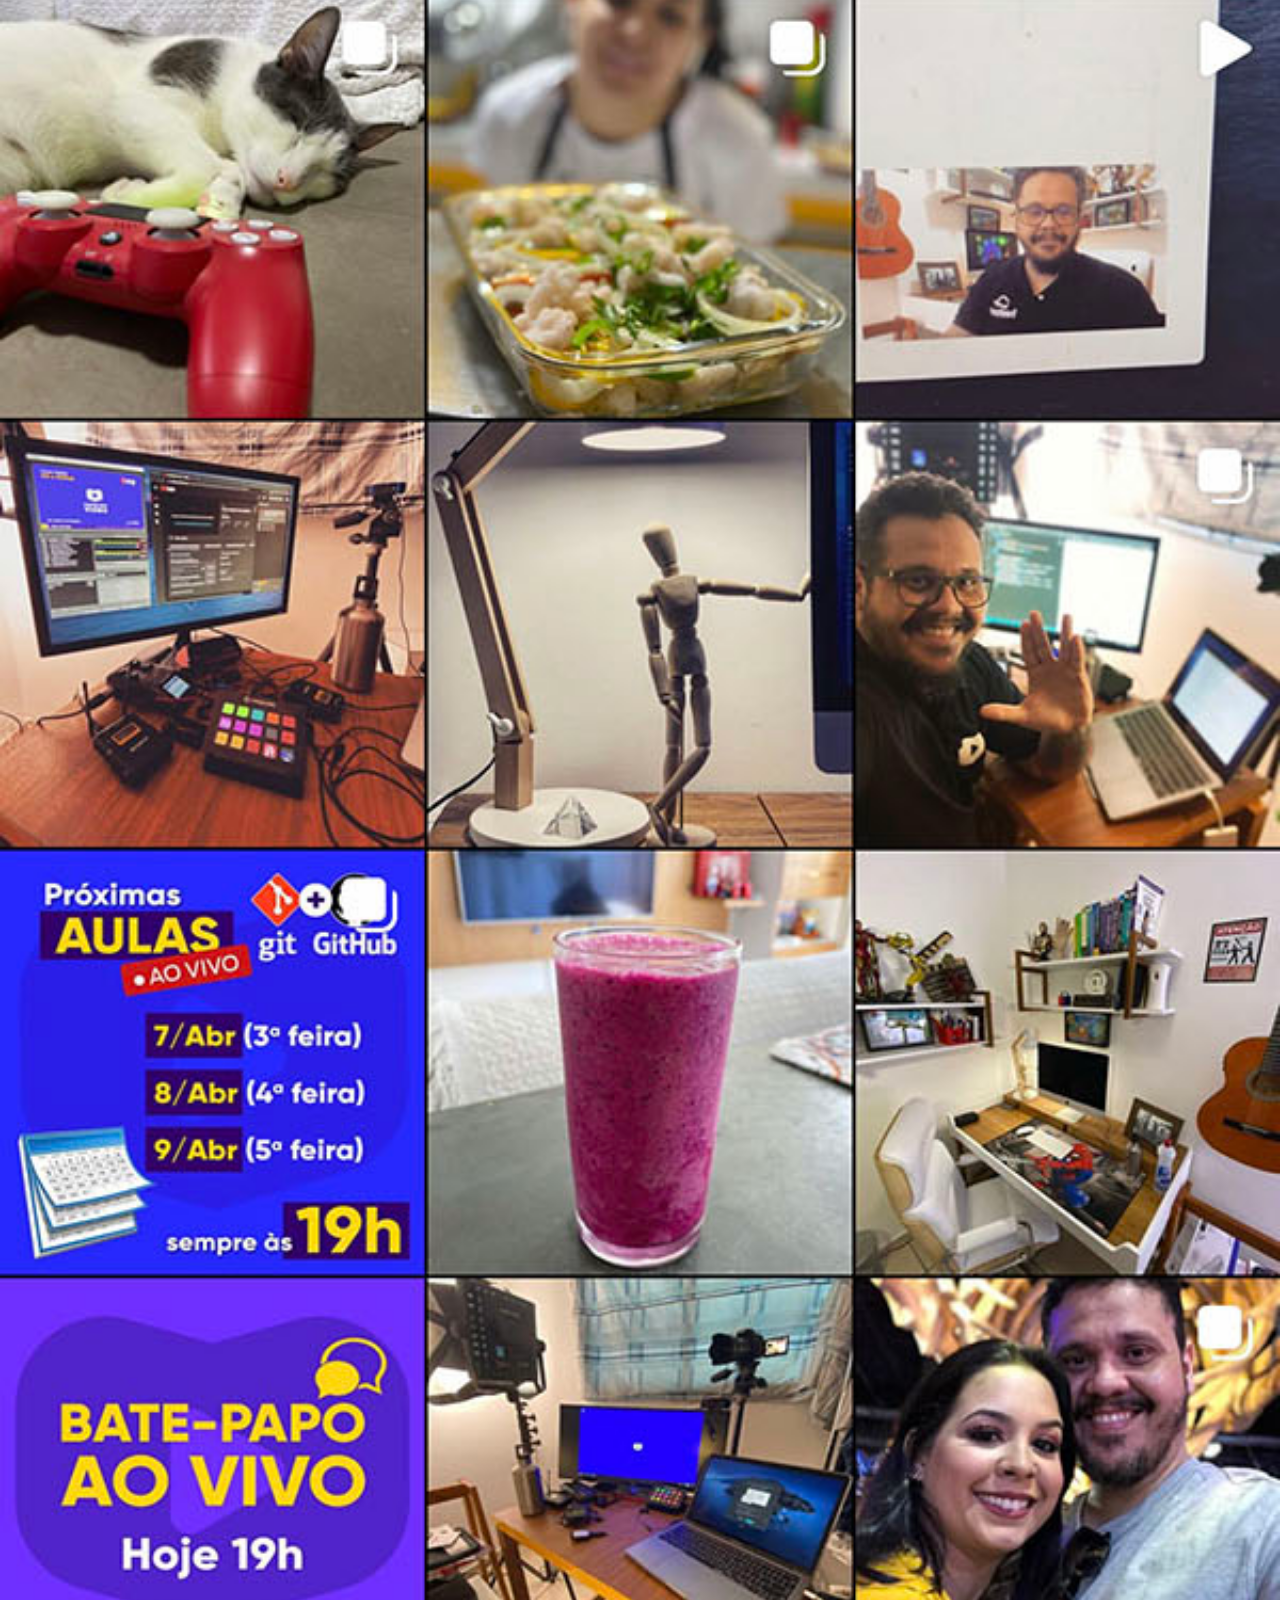
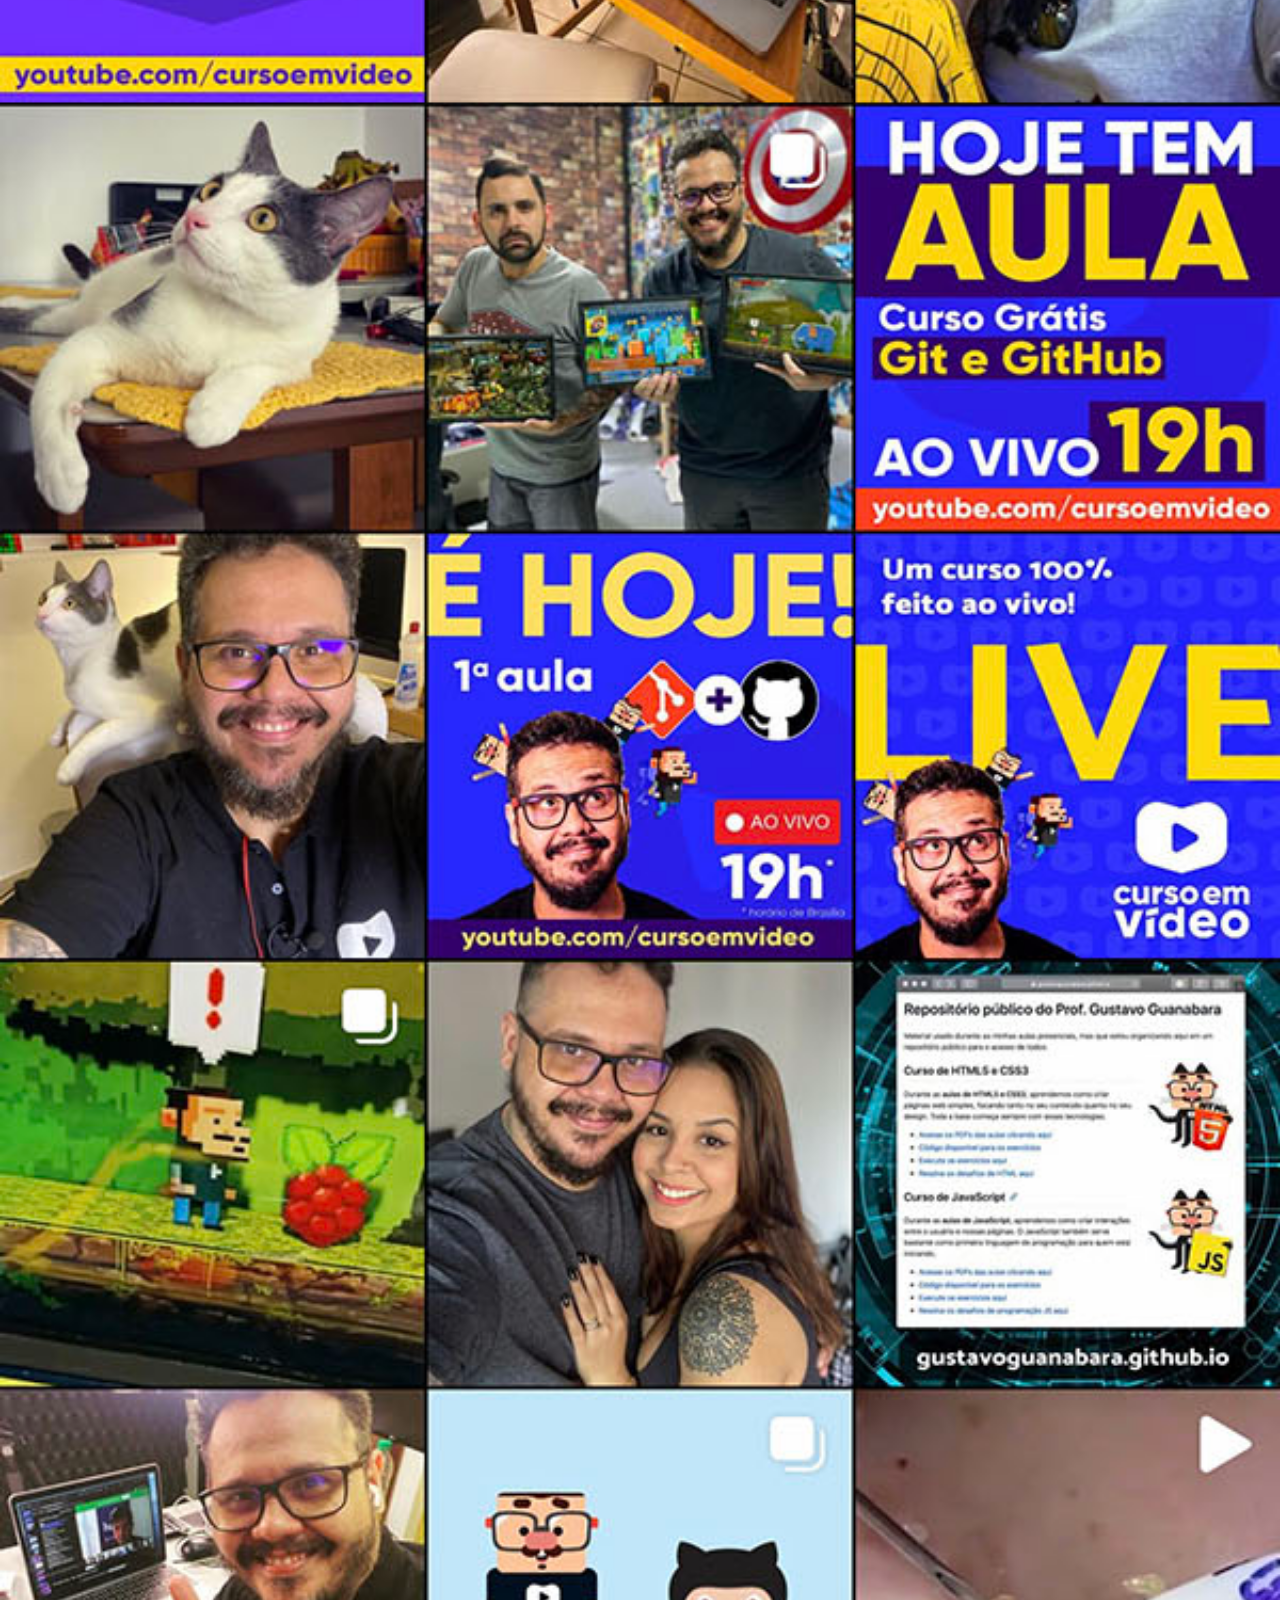
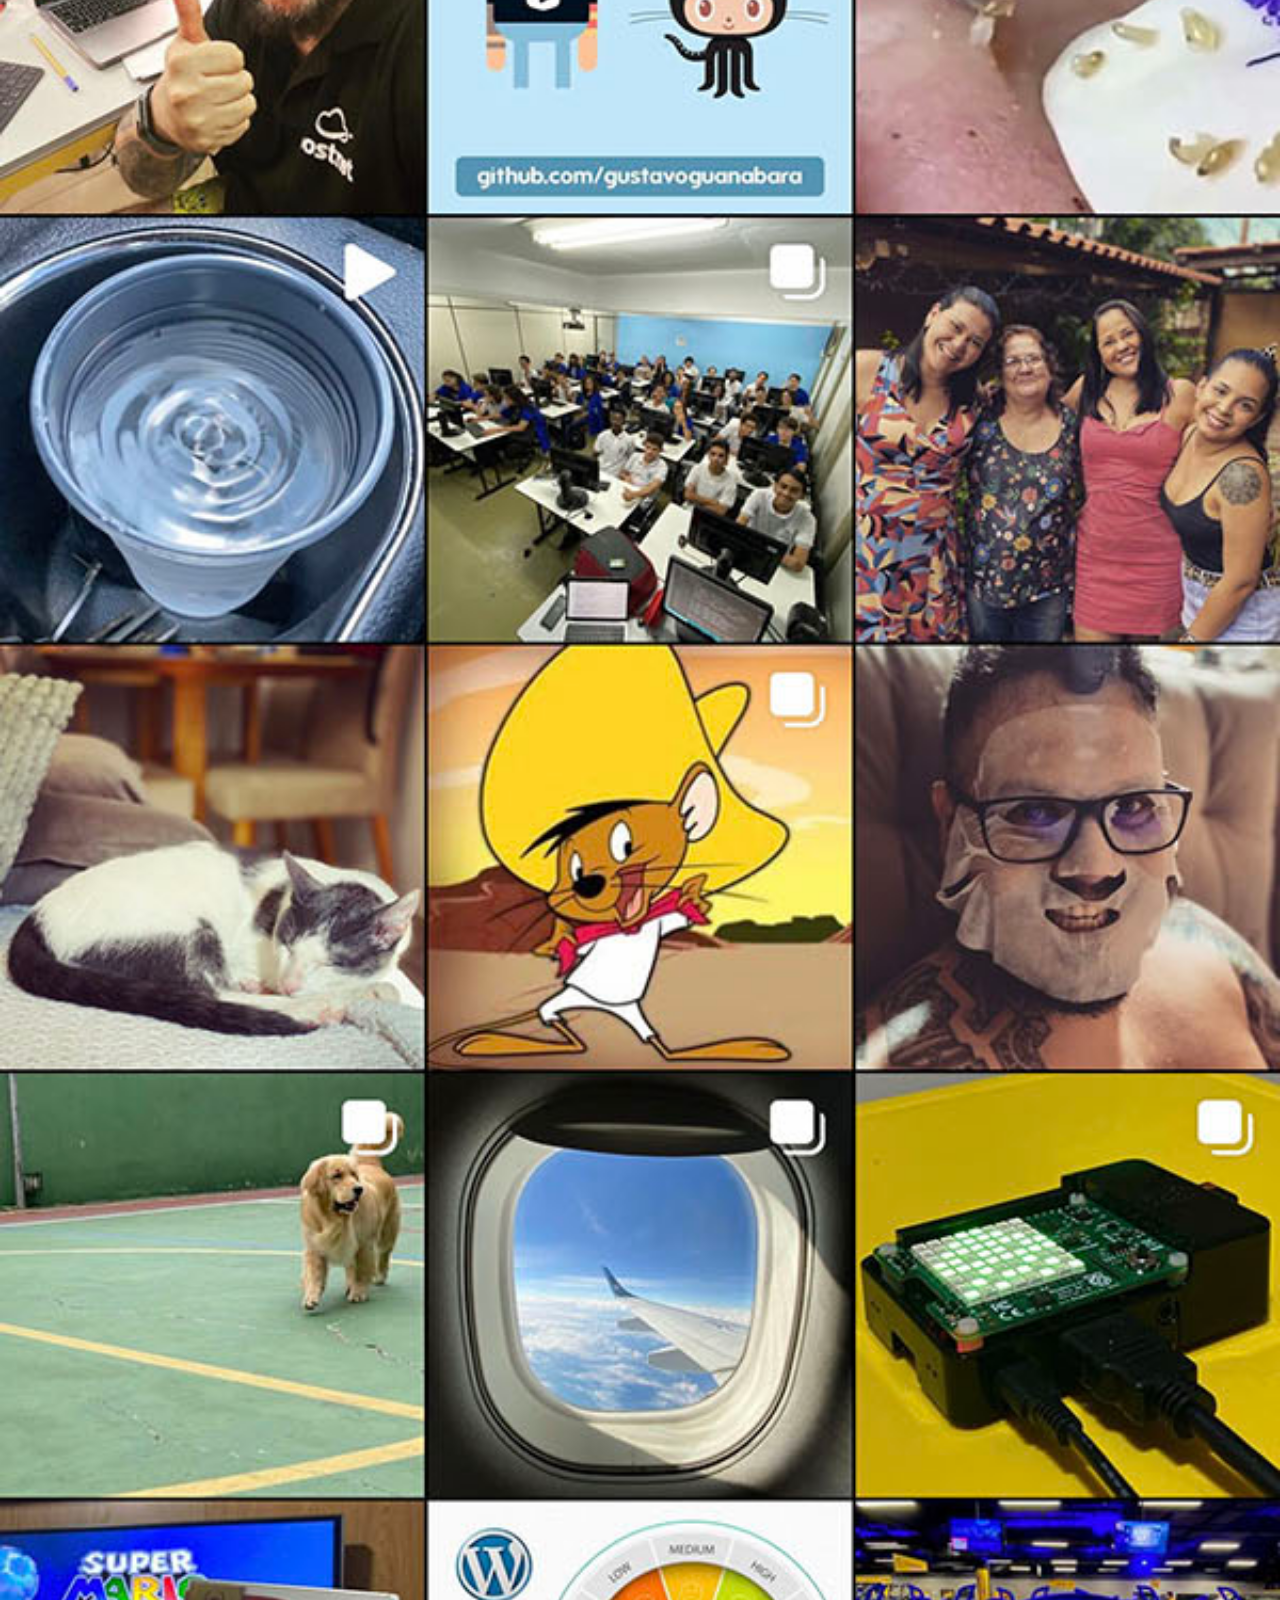
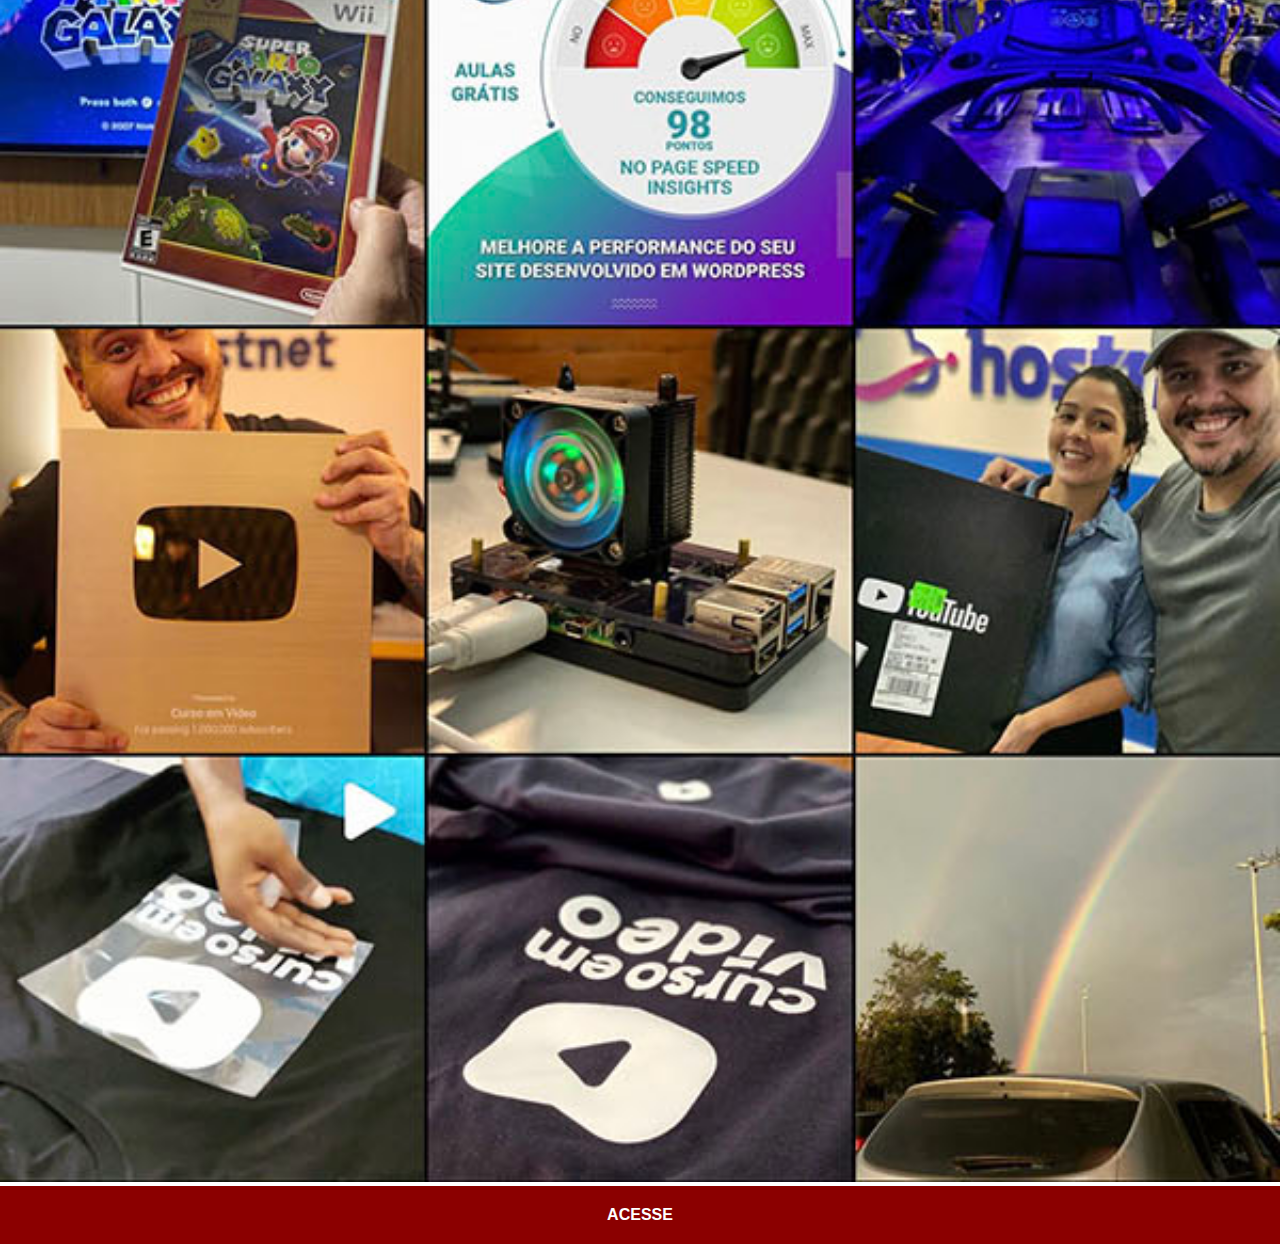
<file: instagram.html>
<!DOCTYPE html>
<html lang="en">
<head>
    <meta charset="UTF-8">
    <meta name="viewport" content="width=device-width, initial-scale=1.0">
    <title>Document</title>
    <link rel="stylesheet" href="style/social.css">
</head>
<body>
    <img src="imagens/tela-instagram.jpg" alt="instagram">
    <a target="_blank" rev="external" href="https://www.instagram.com/">ACESSE</a>
    
</body>
</html>
</file>
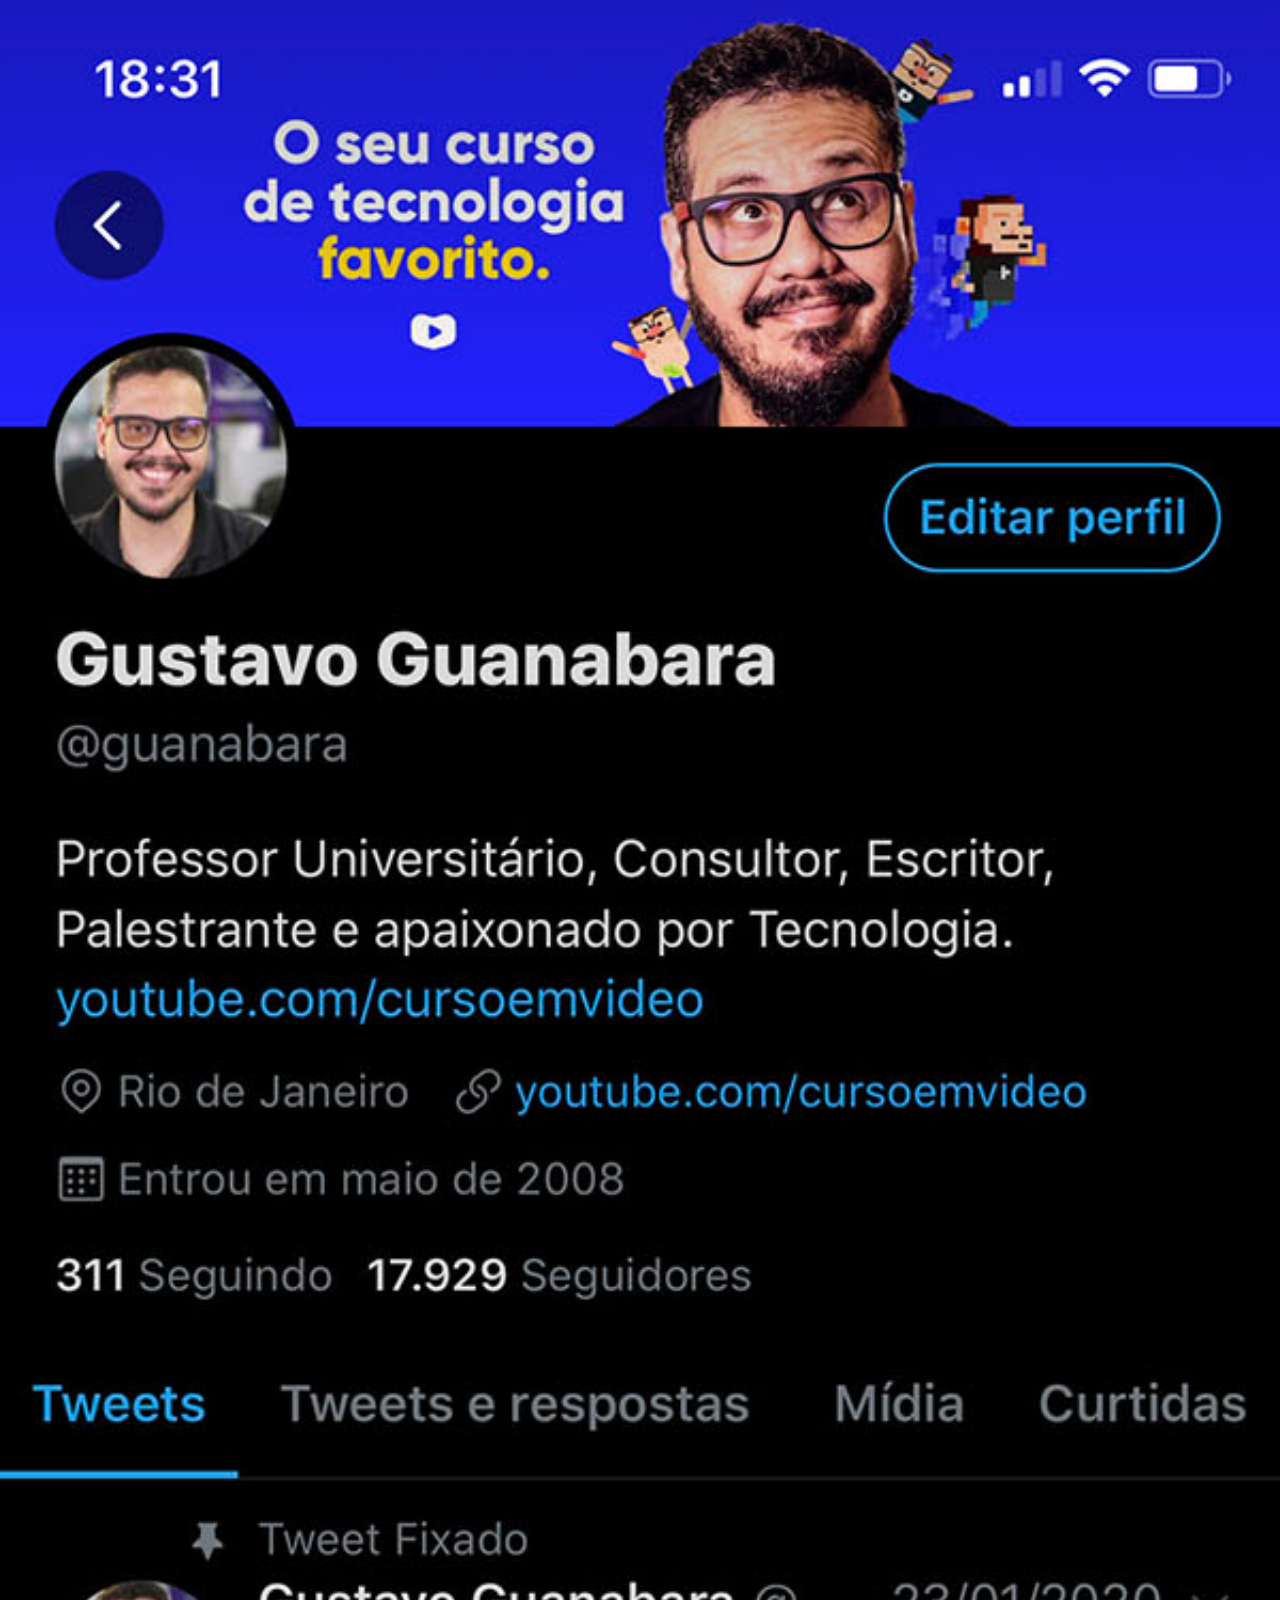
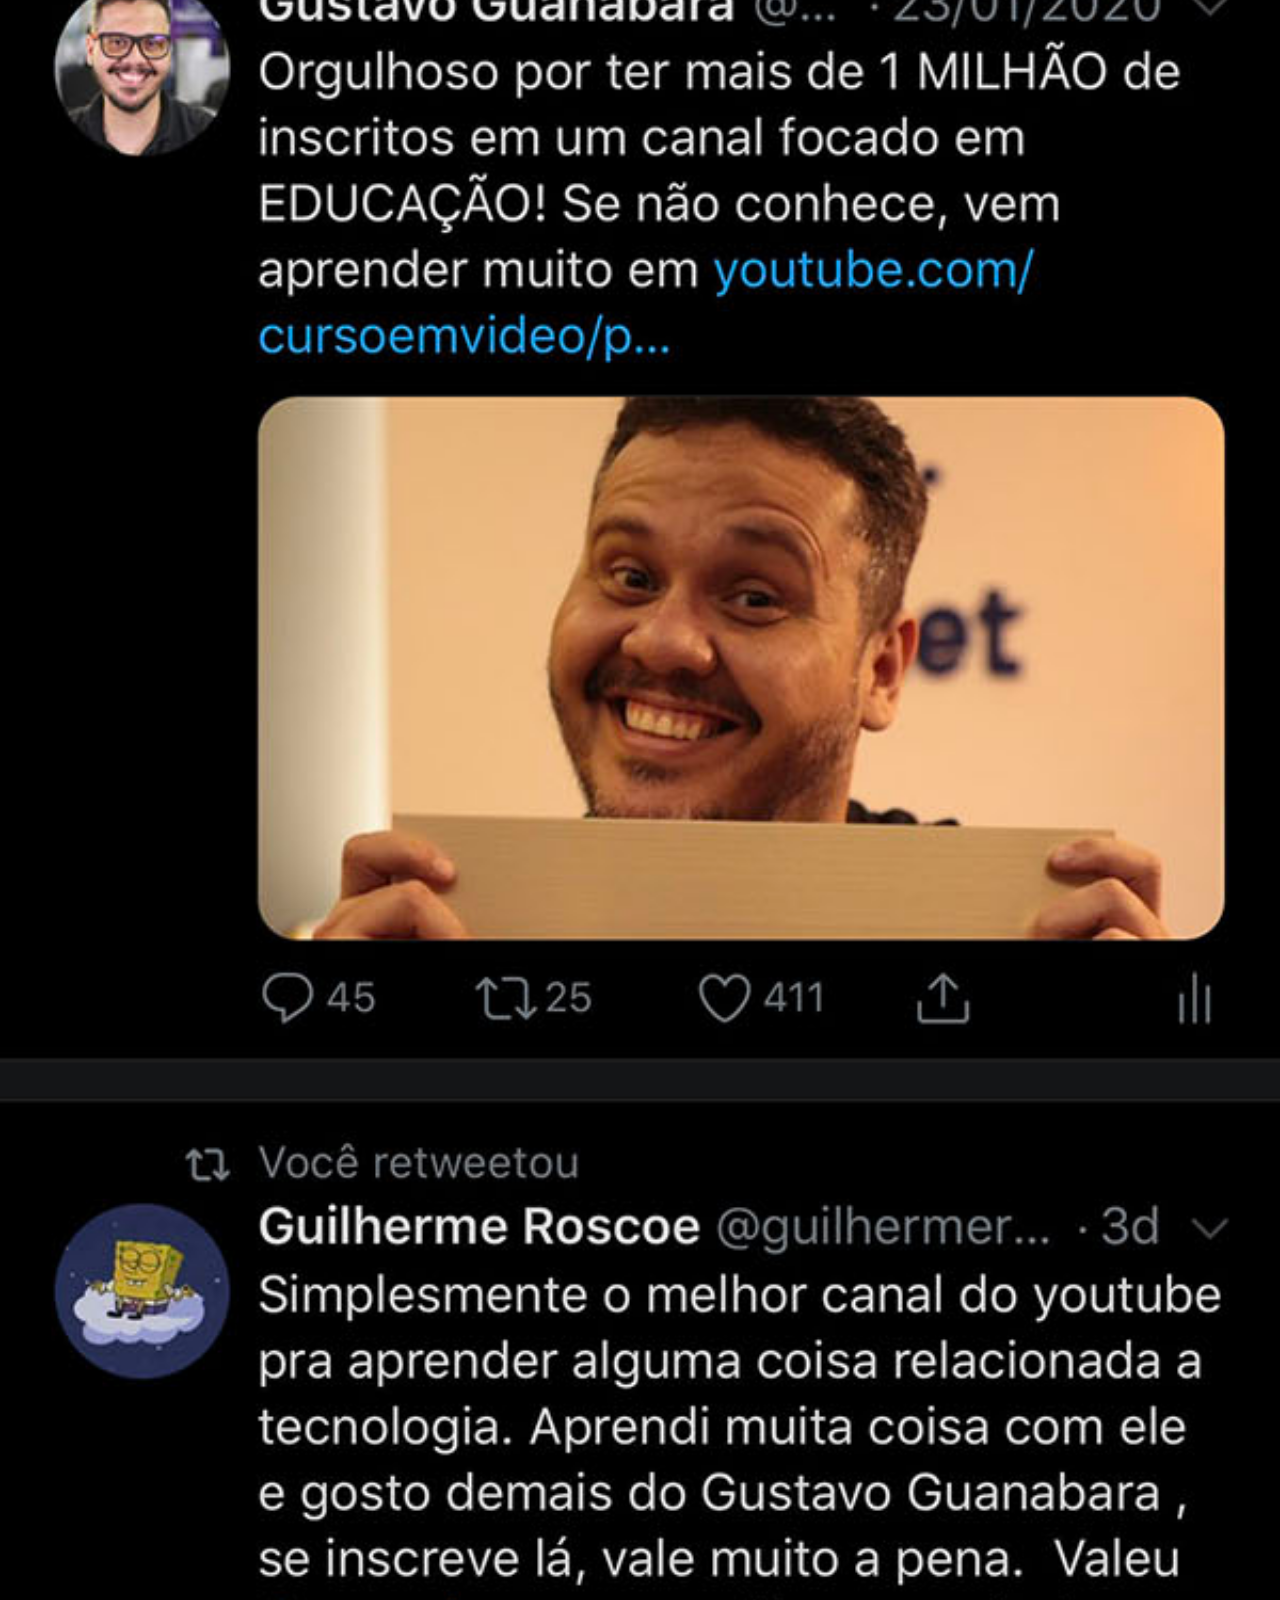
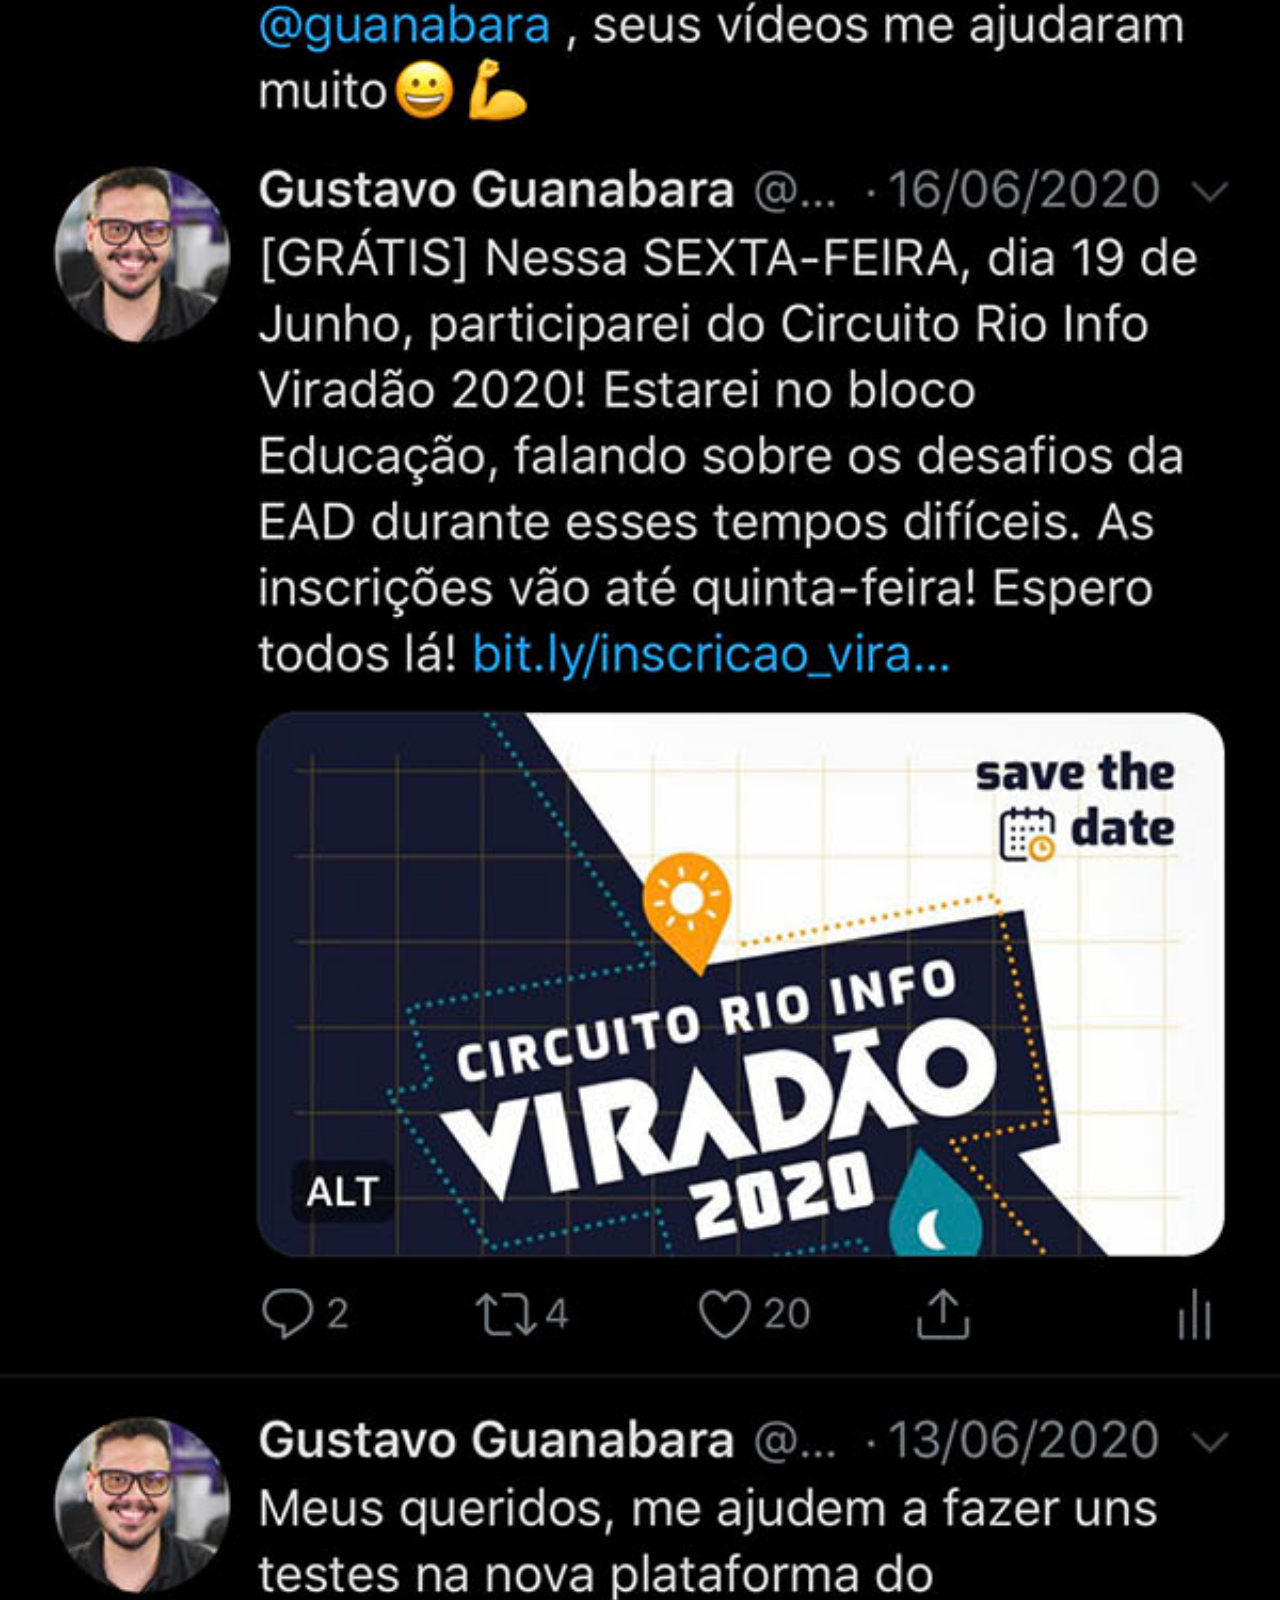
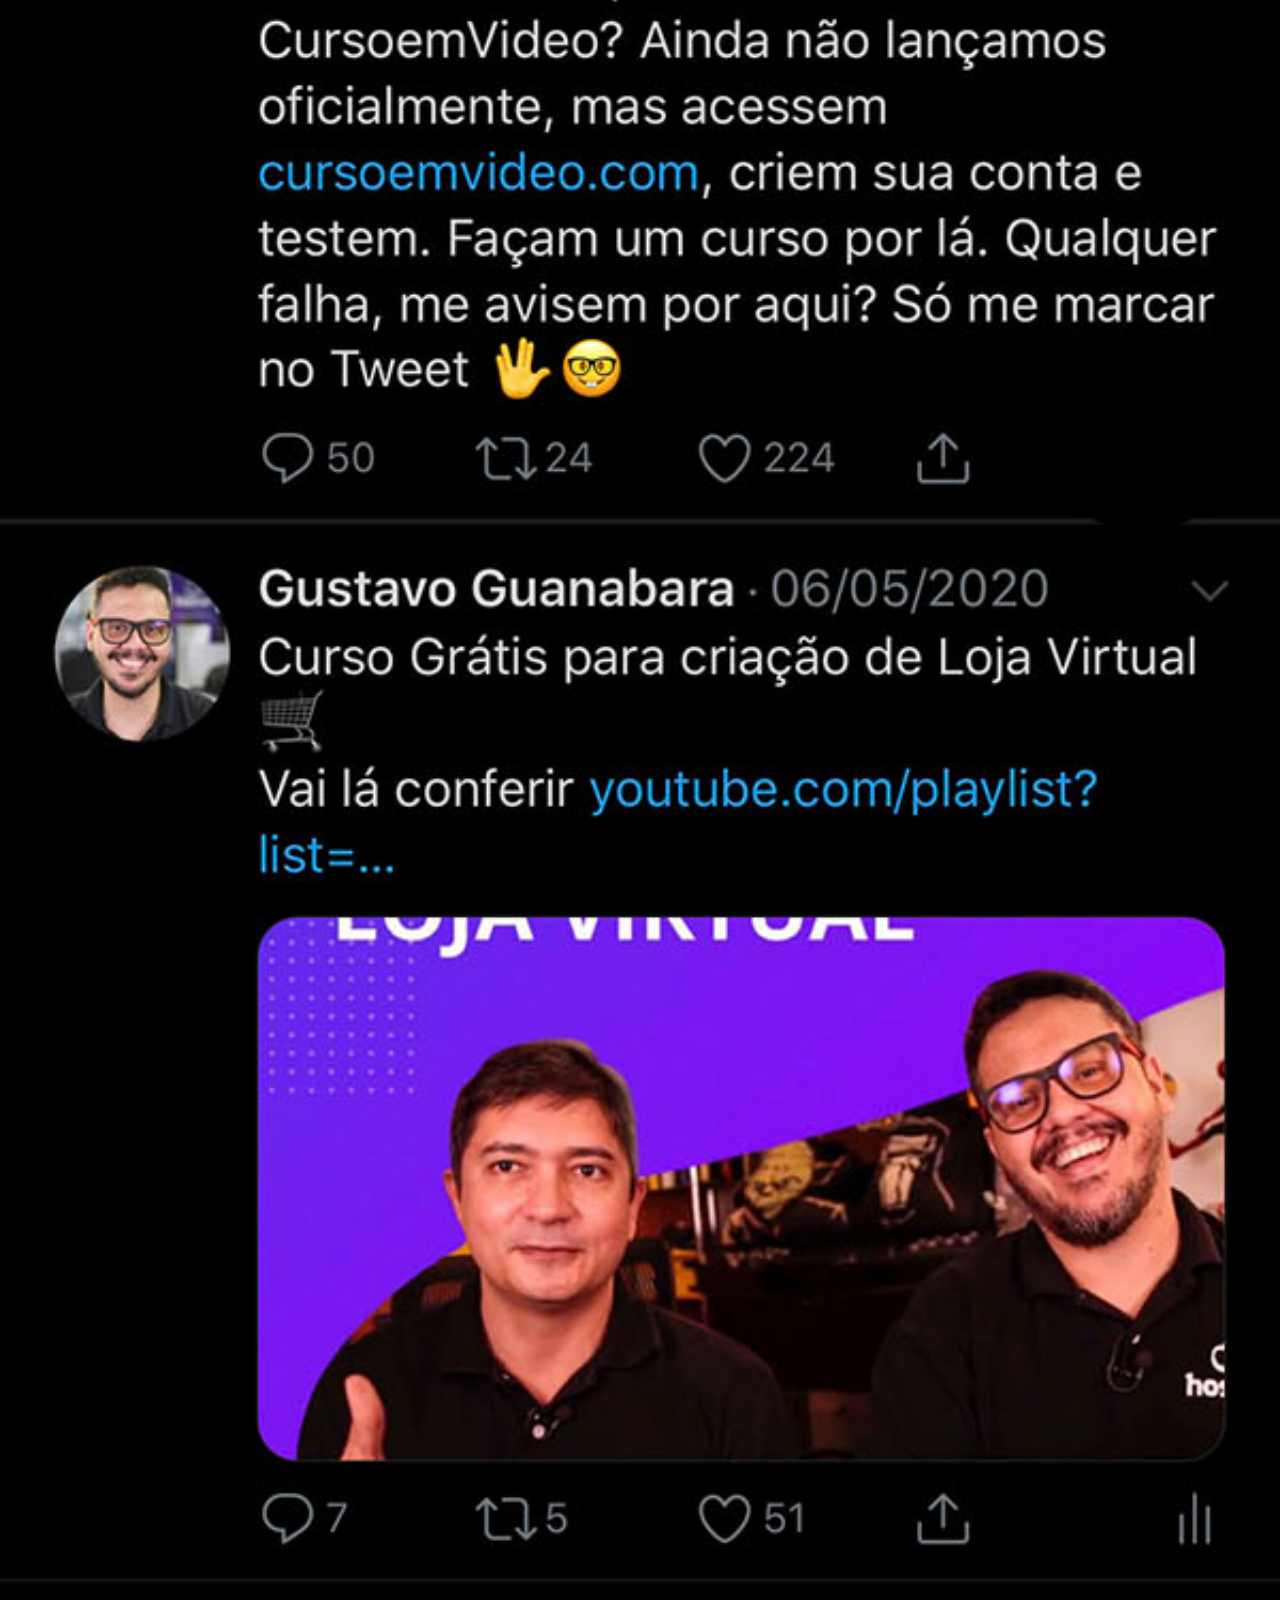
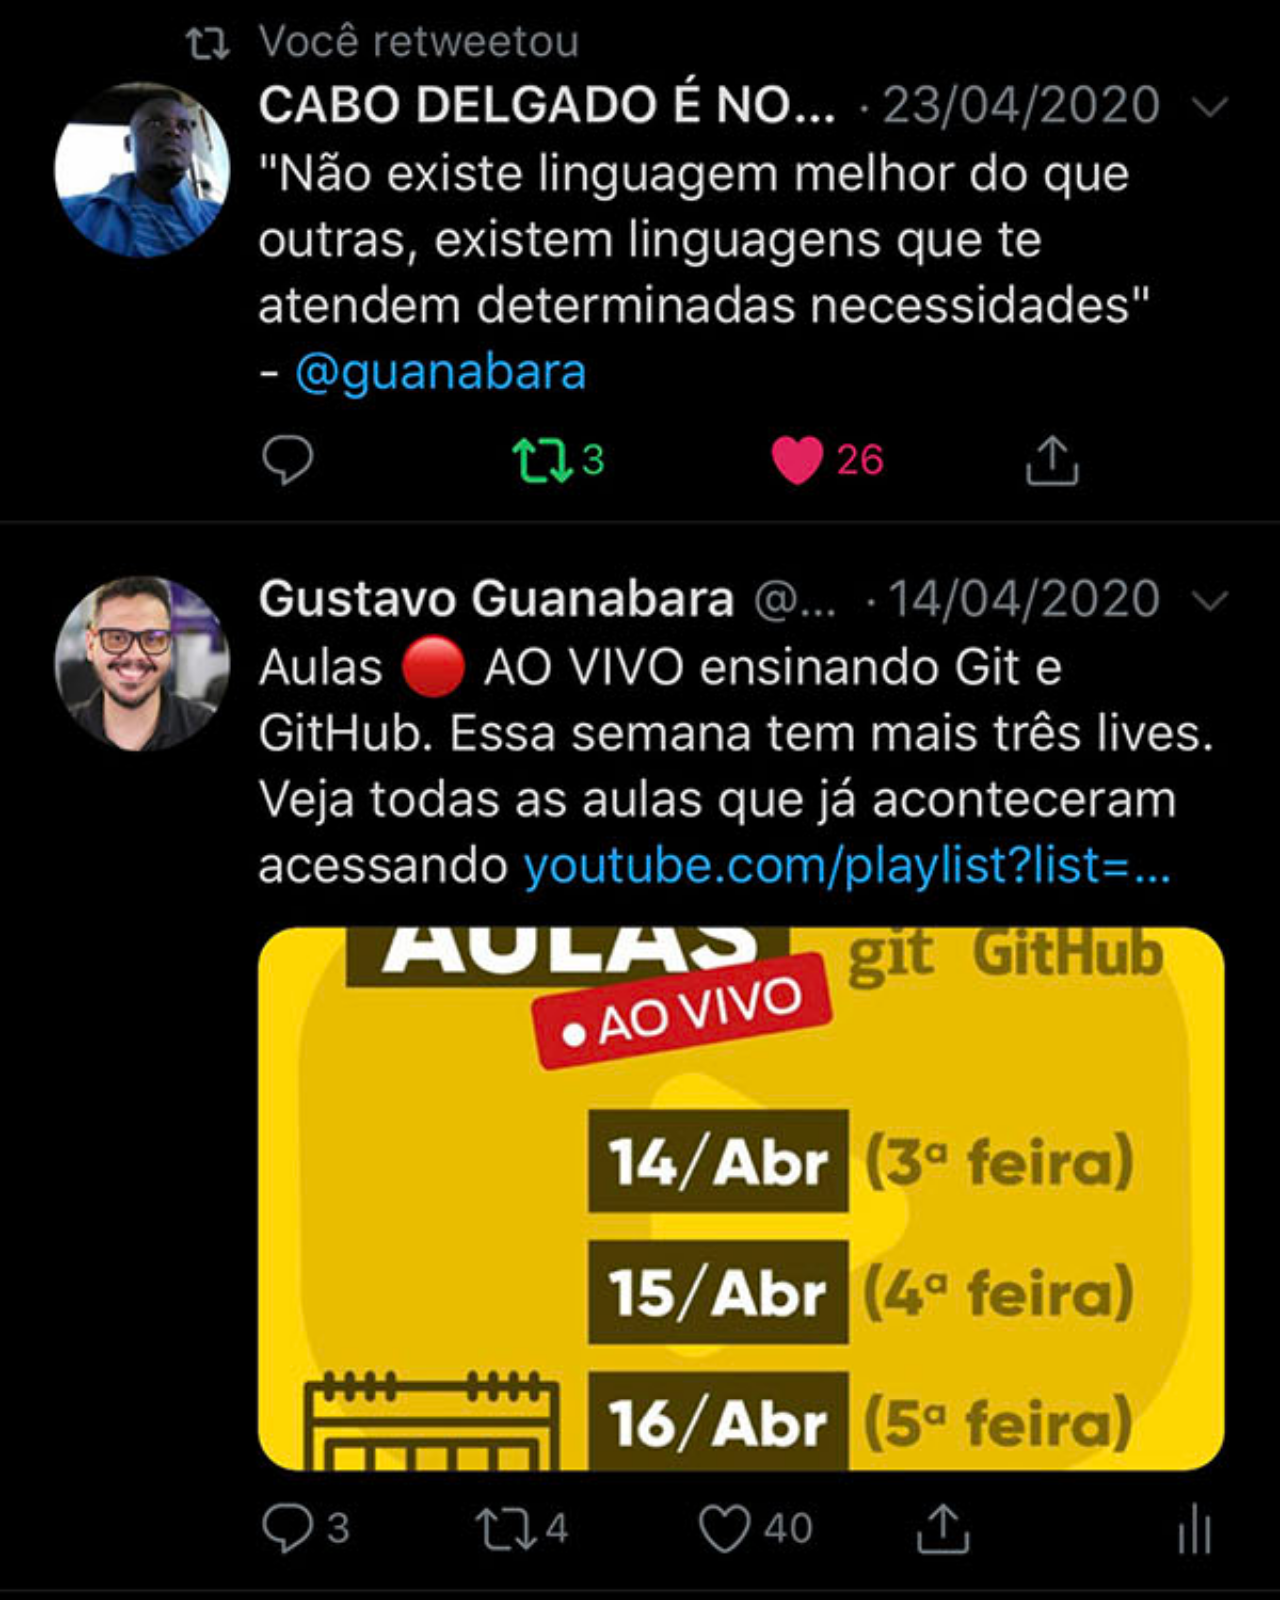
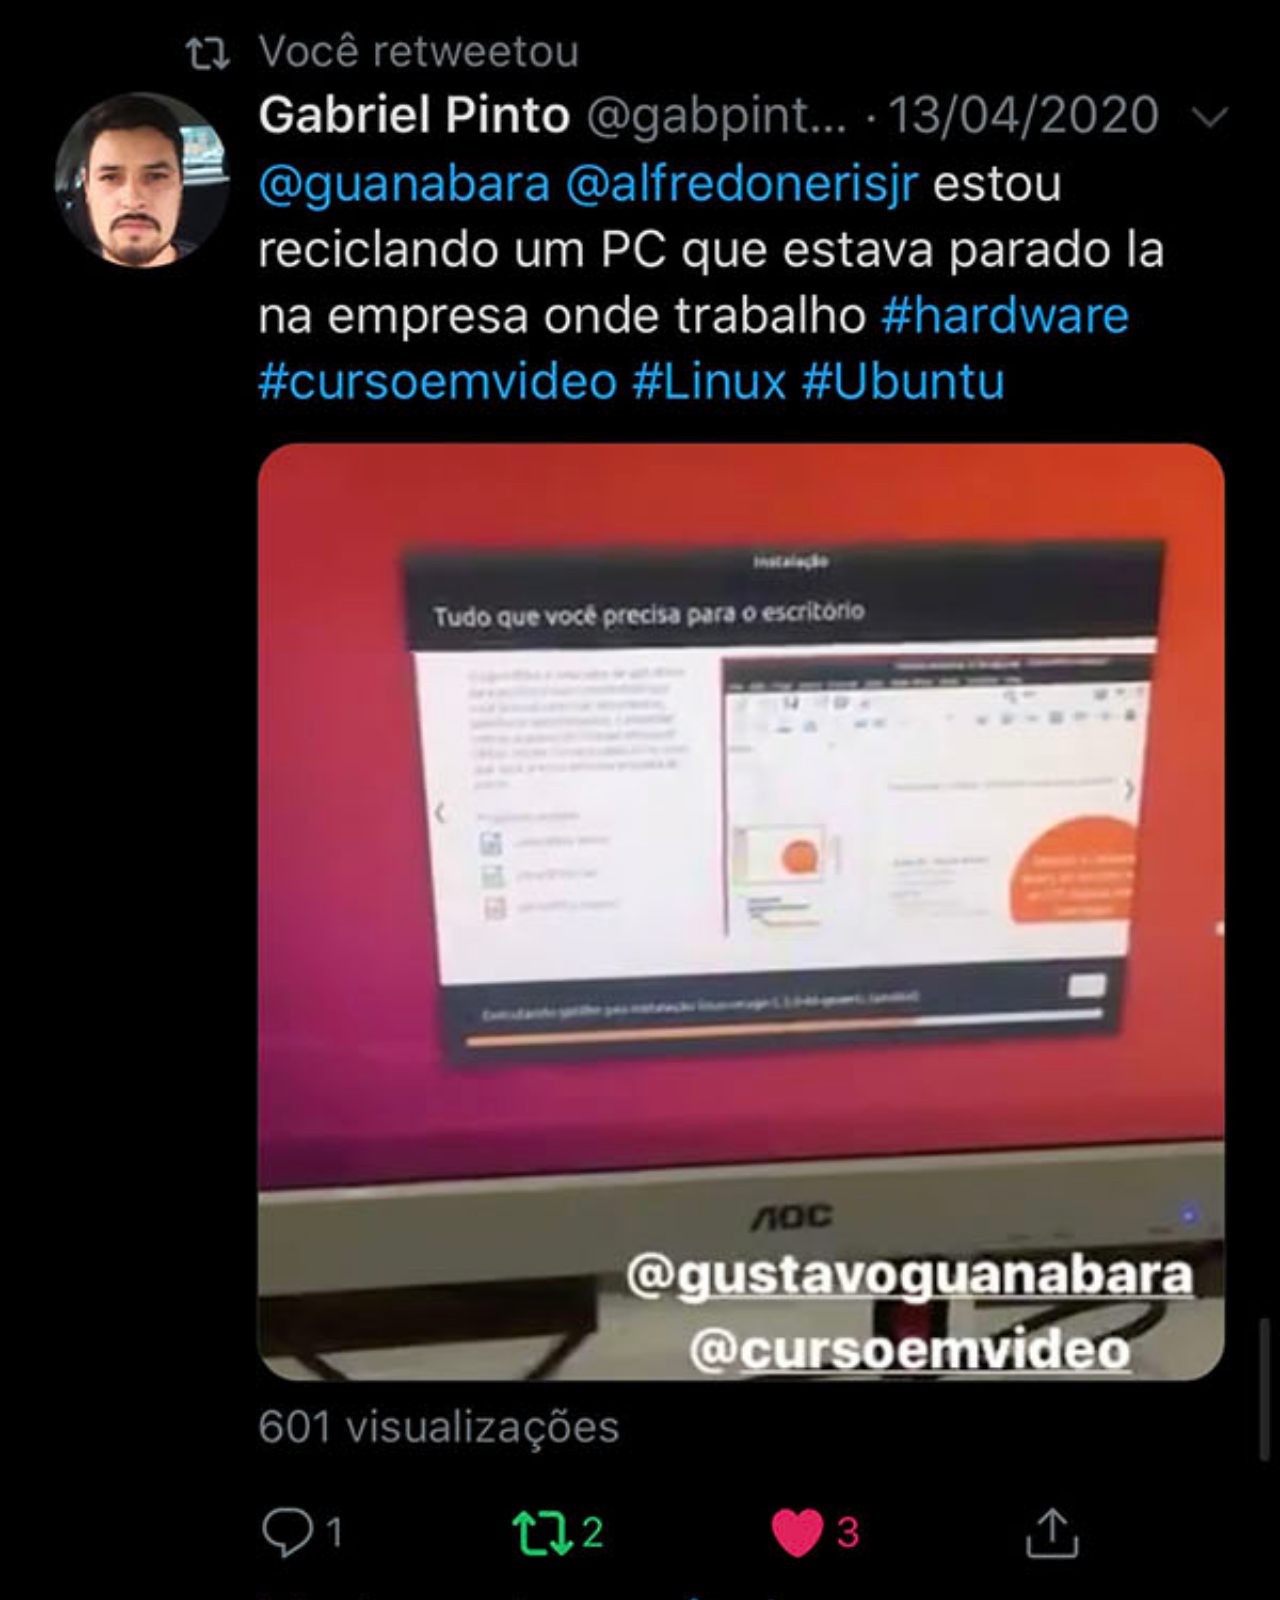
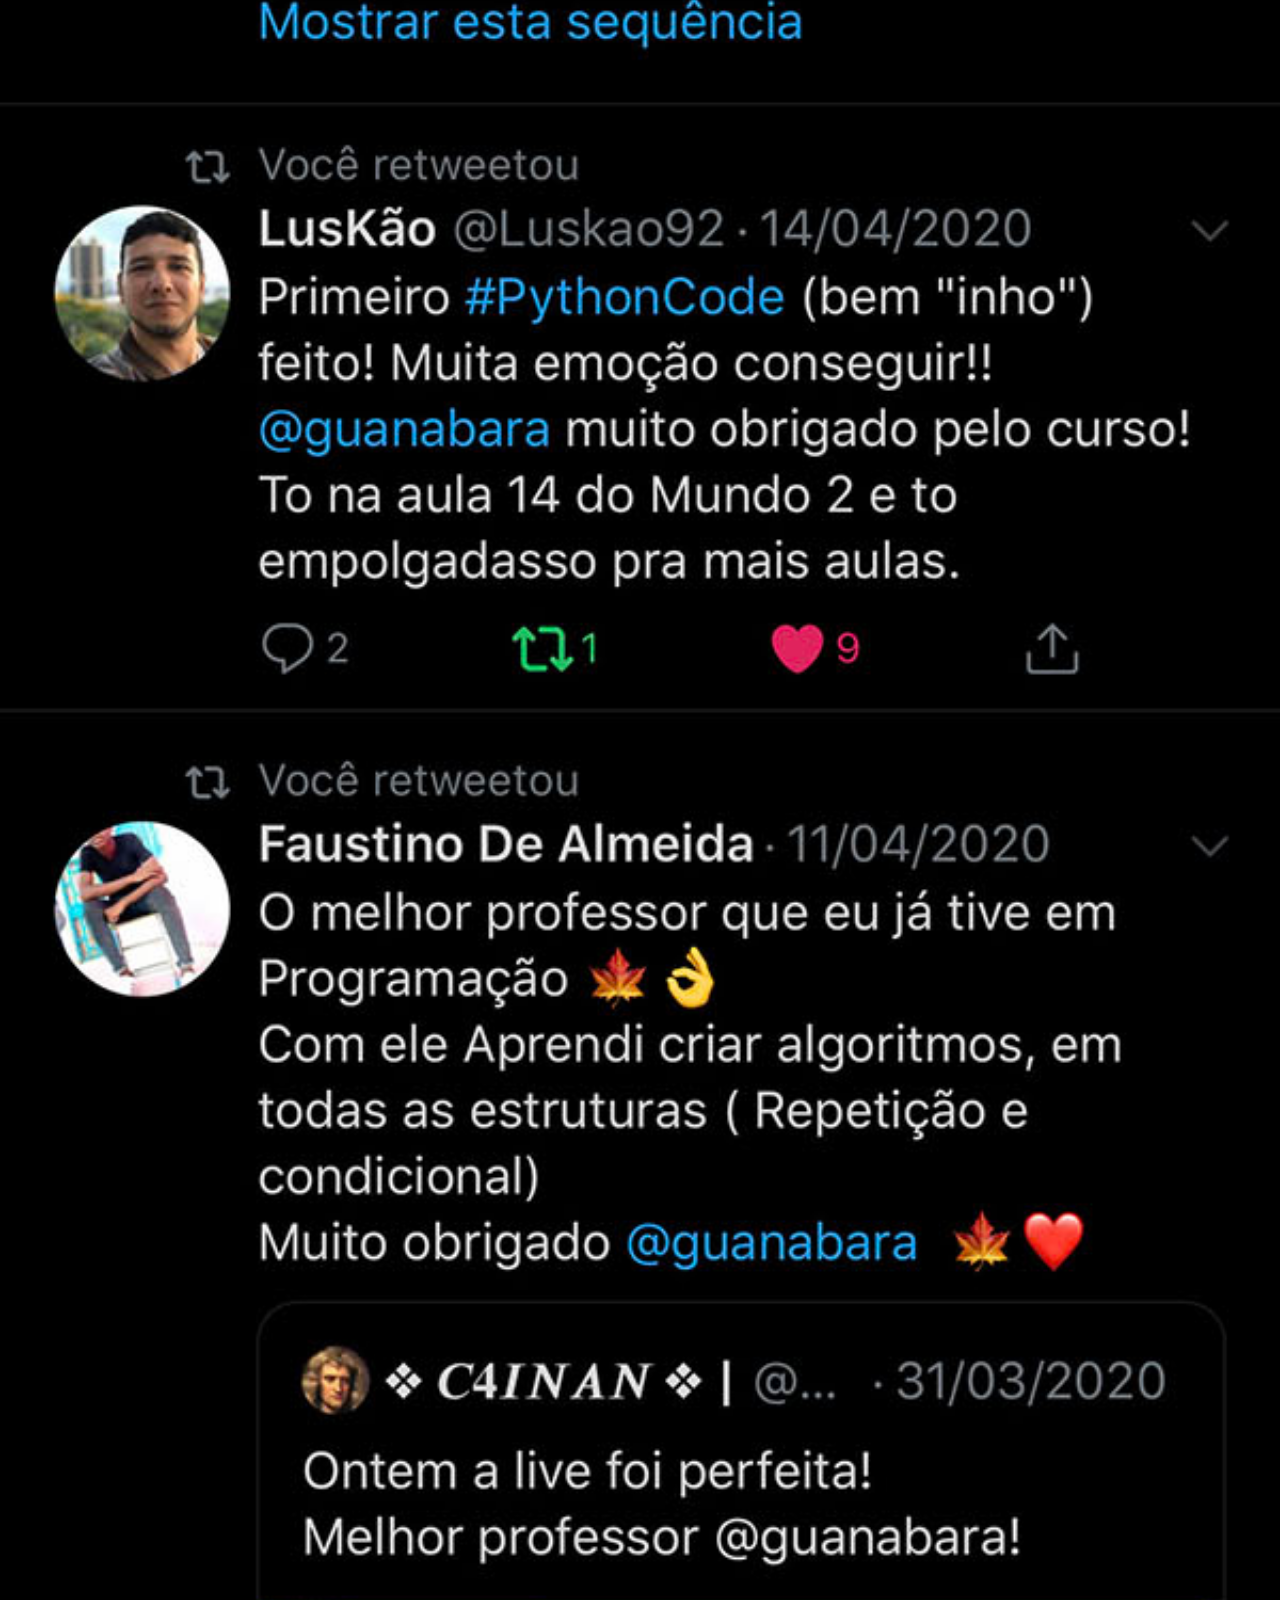
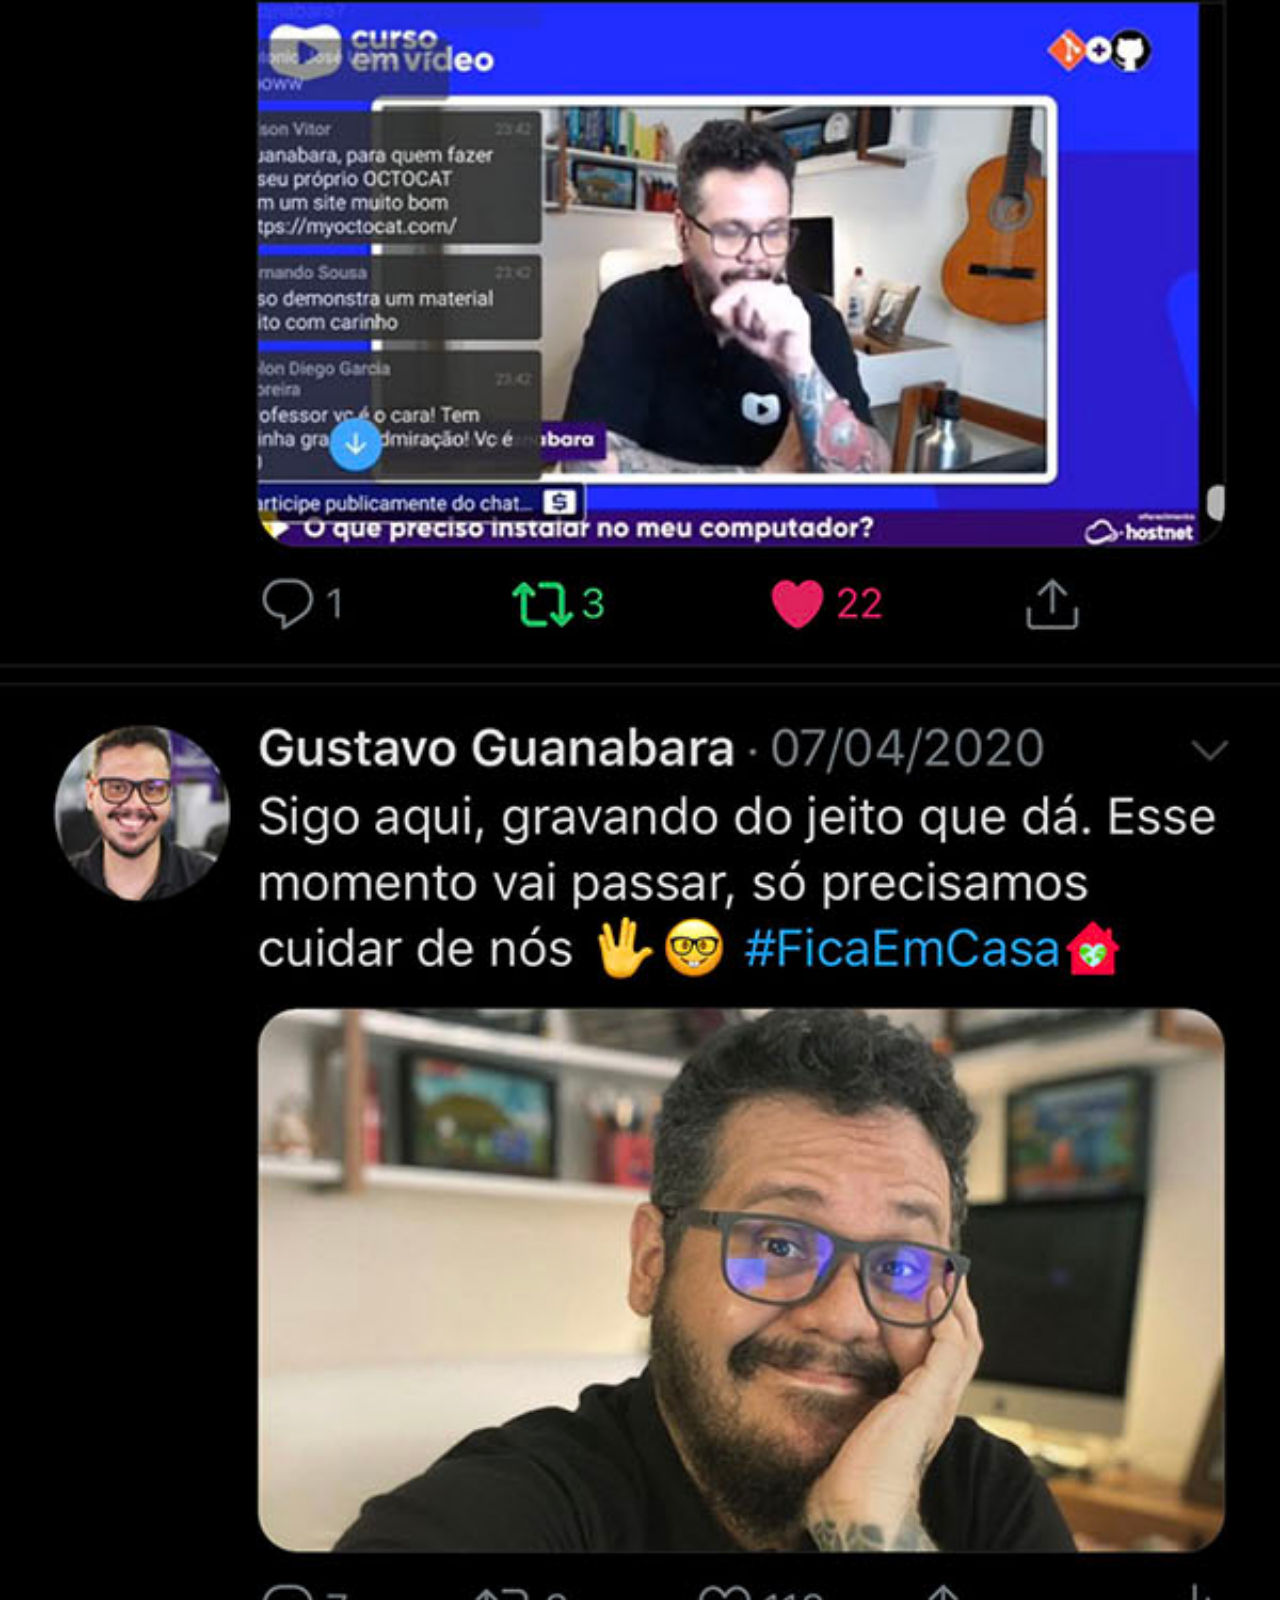
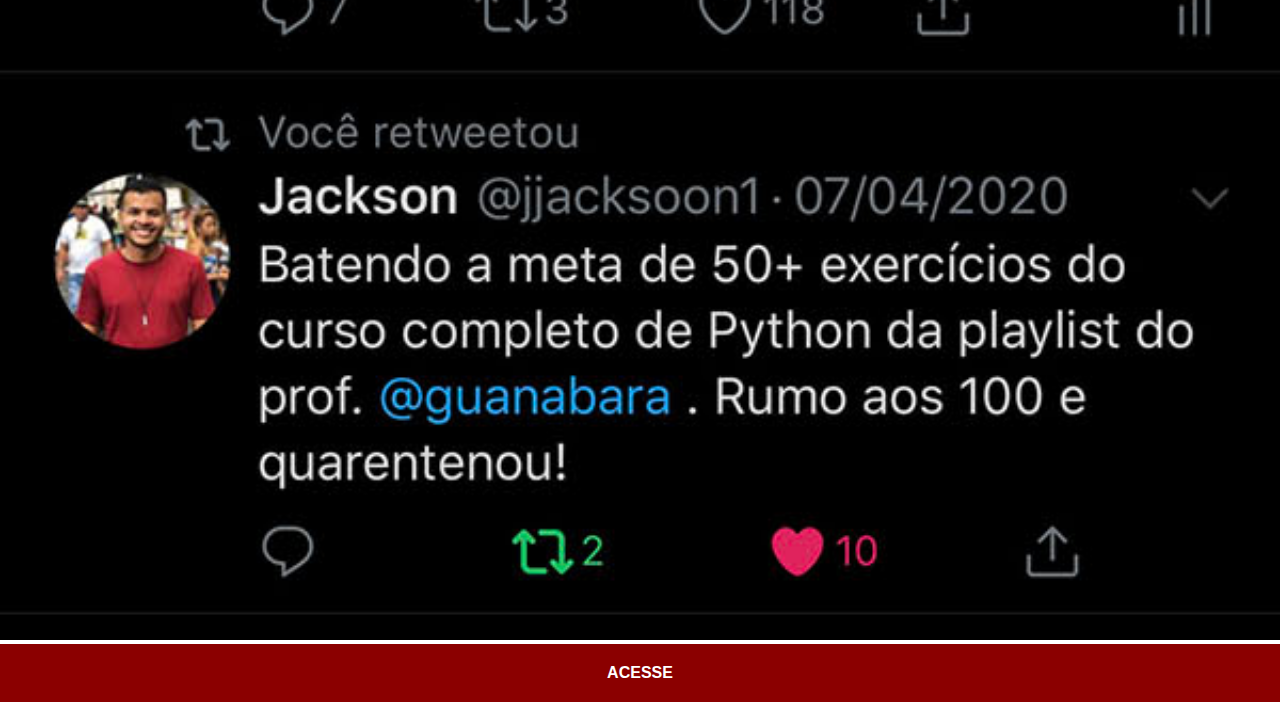
<file: twitter.html>
<!DOCTYPE html>
<html lang="en">
<head>
    <meta charset="UTF-8">
    <meta name="viewport" content="width=device-width, initial-scale=1.0">
    <title>Document</title>
    <link rel="stylesheet" href="style/social.css">
</head>
<body>
        <img src="imagens/tela-twitter.jpg" alt="twitter">
        <a target="_blank" rev="external" href="https://x.com/?lang=pt">ACESSE</a>
</body>
</html>
</file>
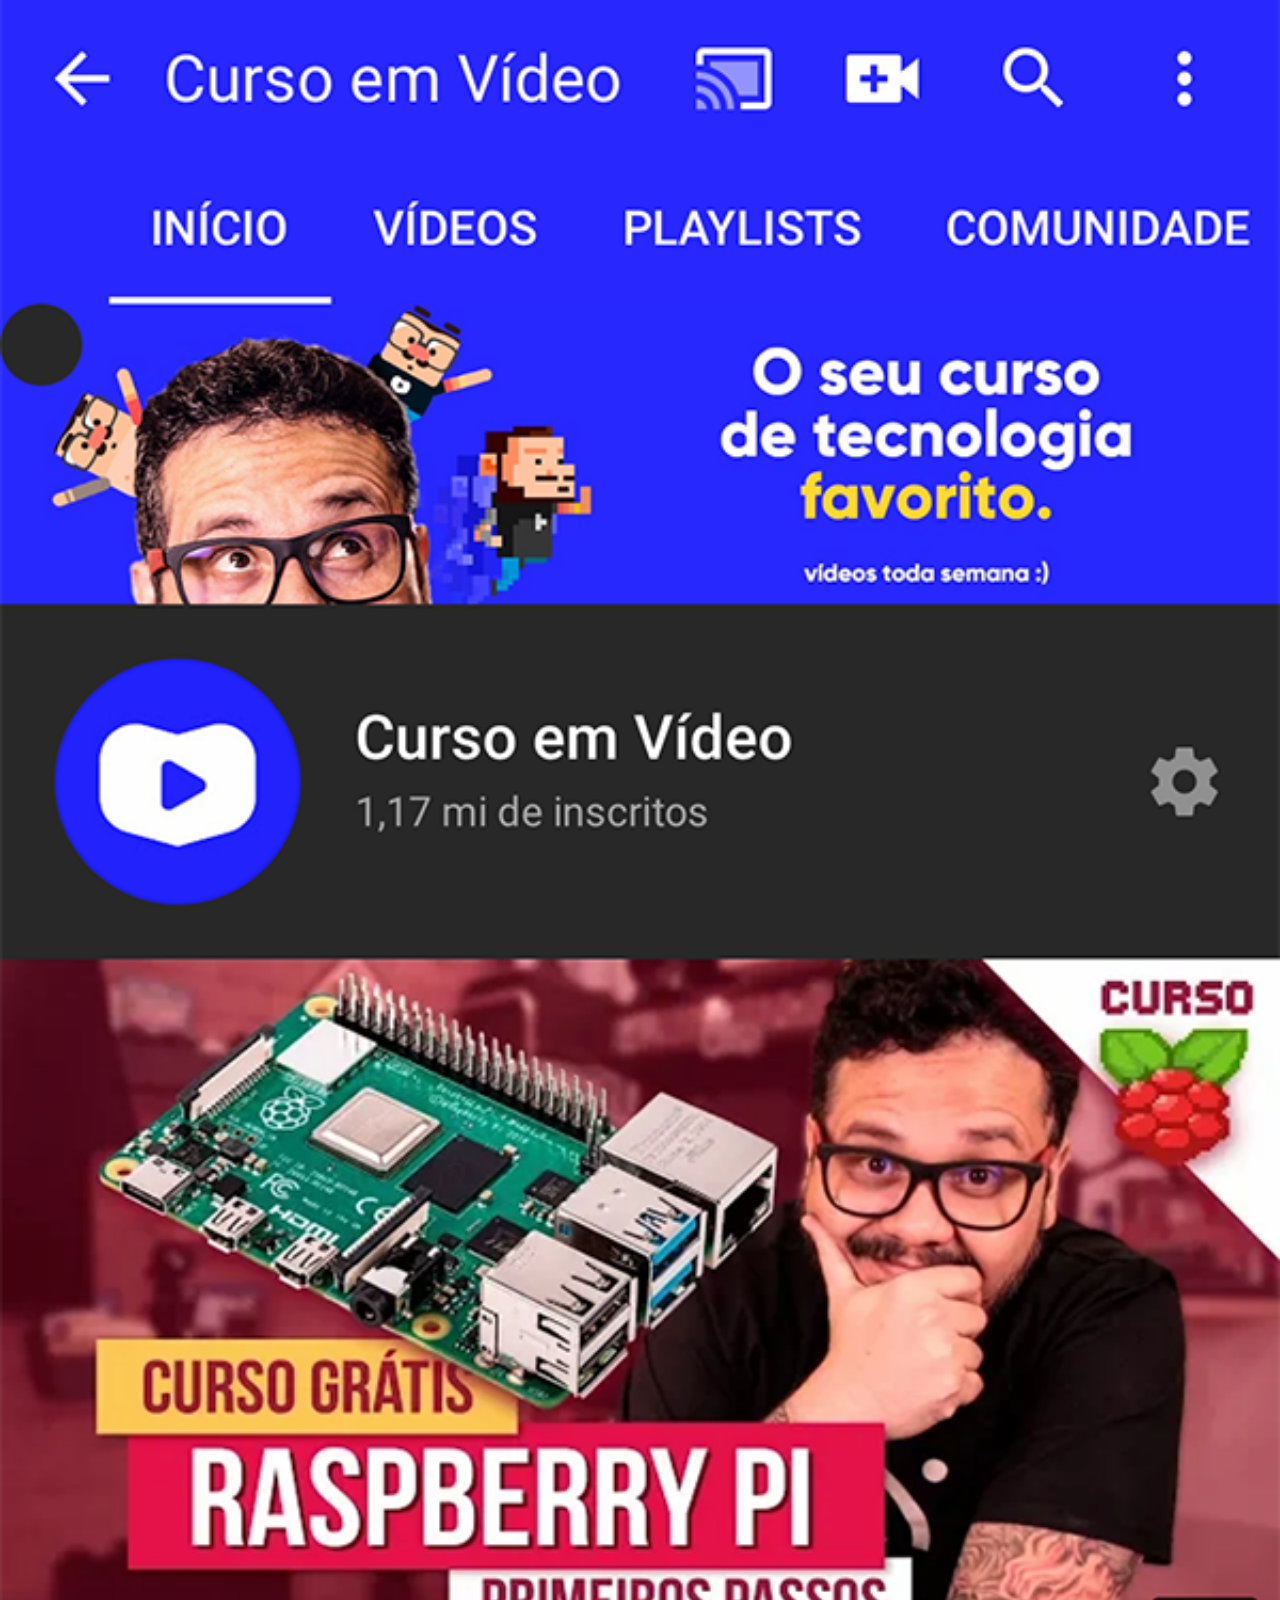
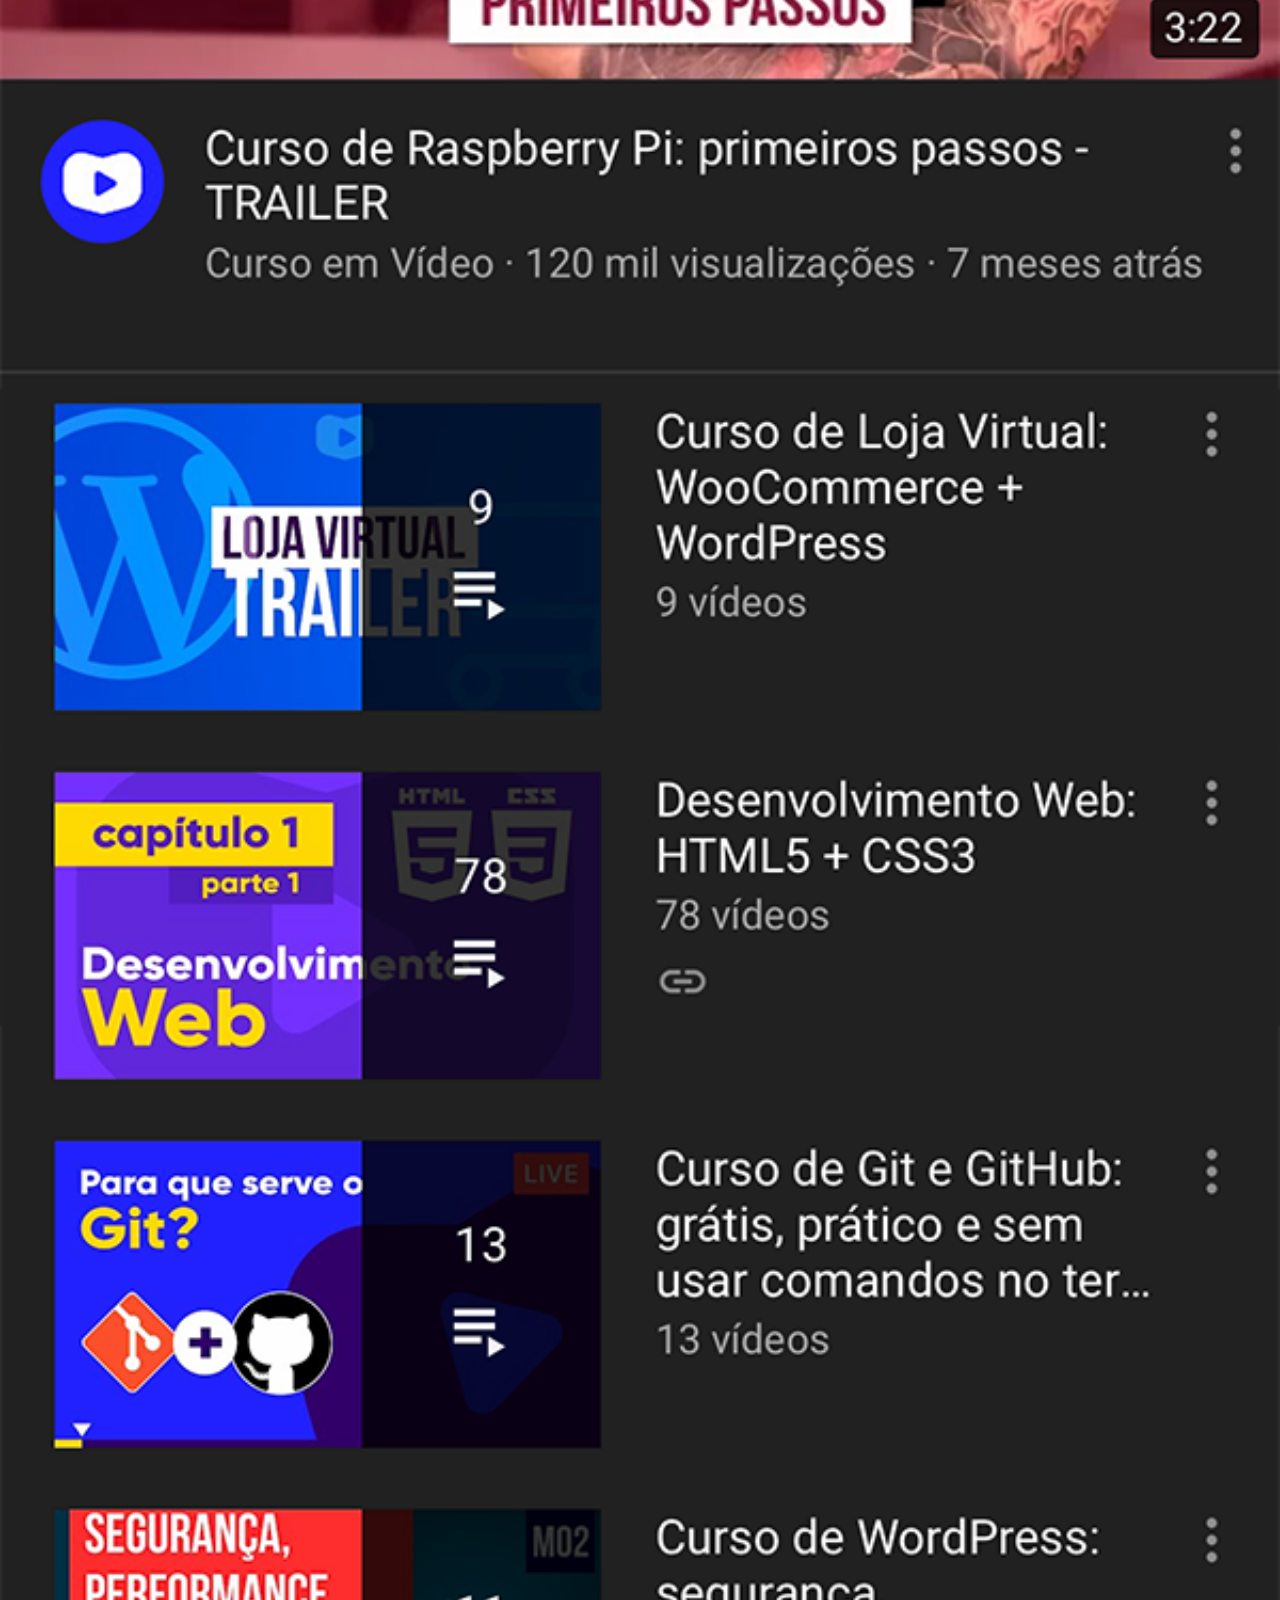
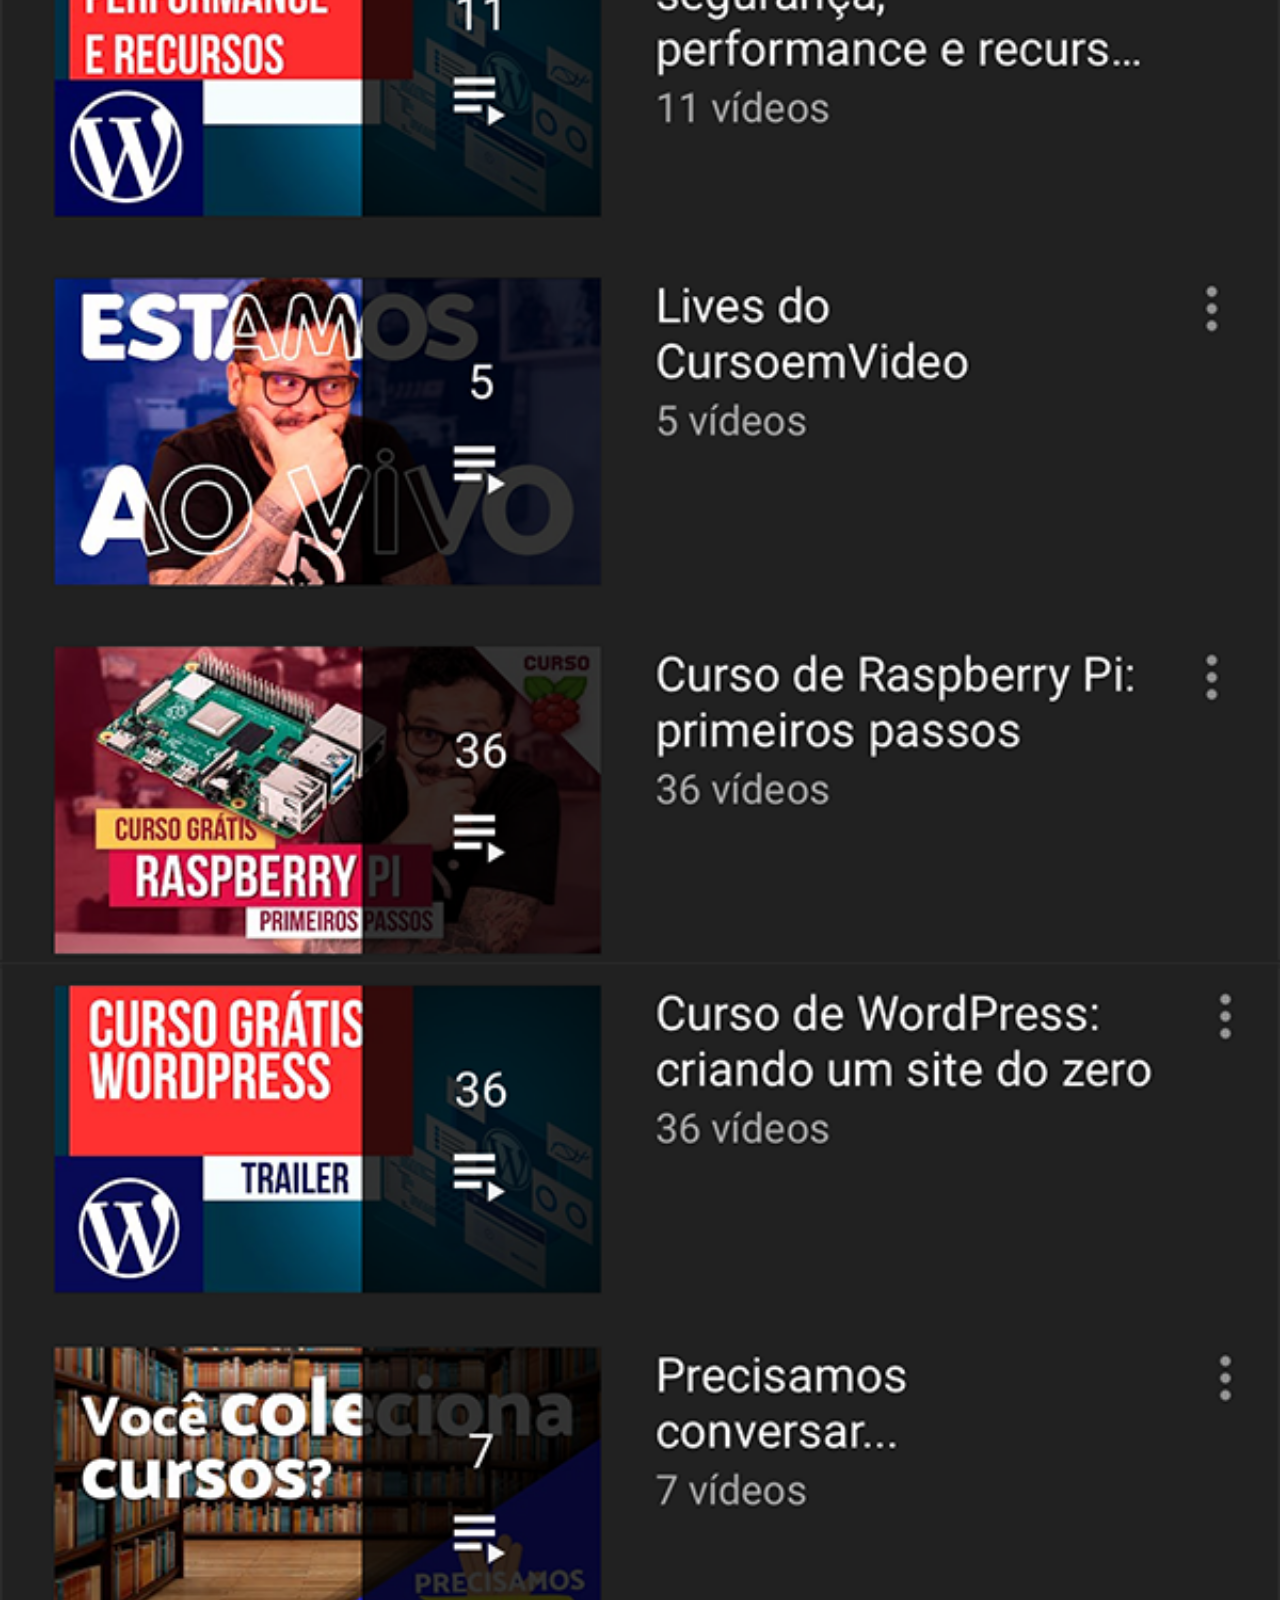
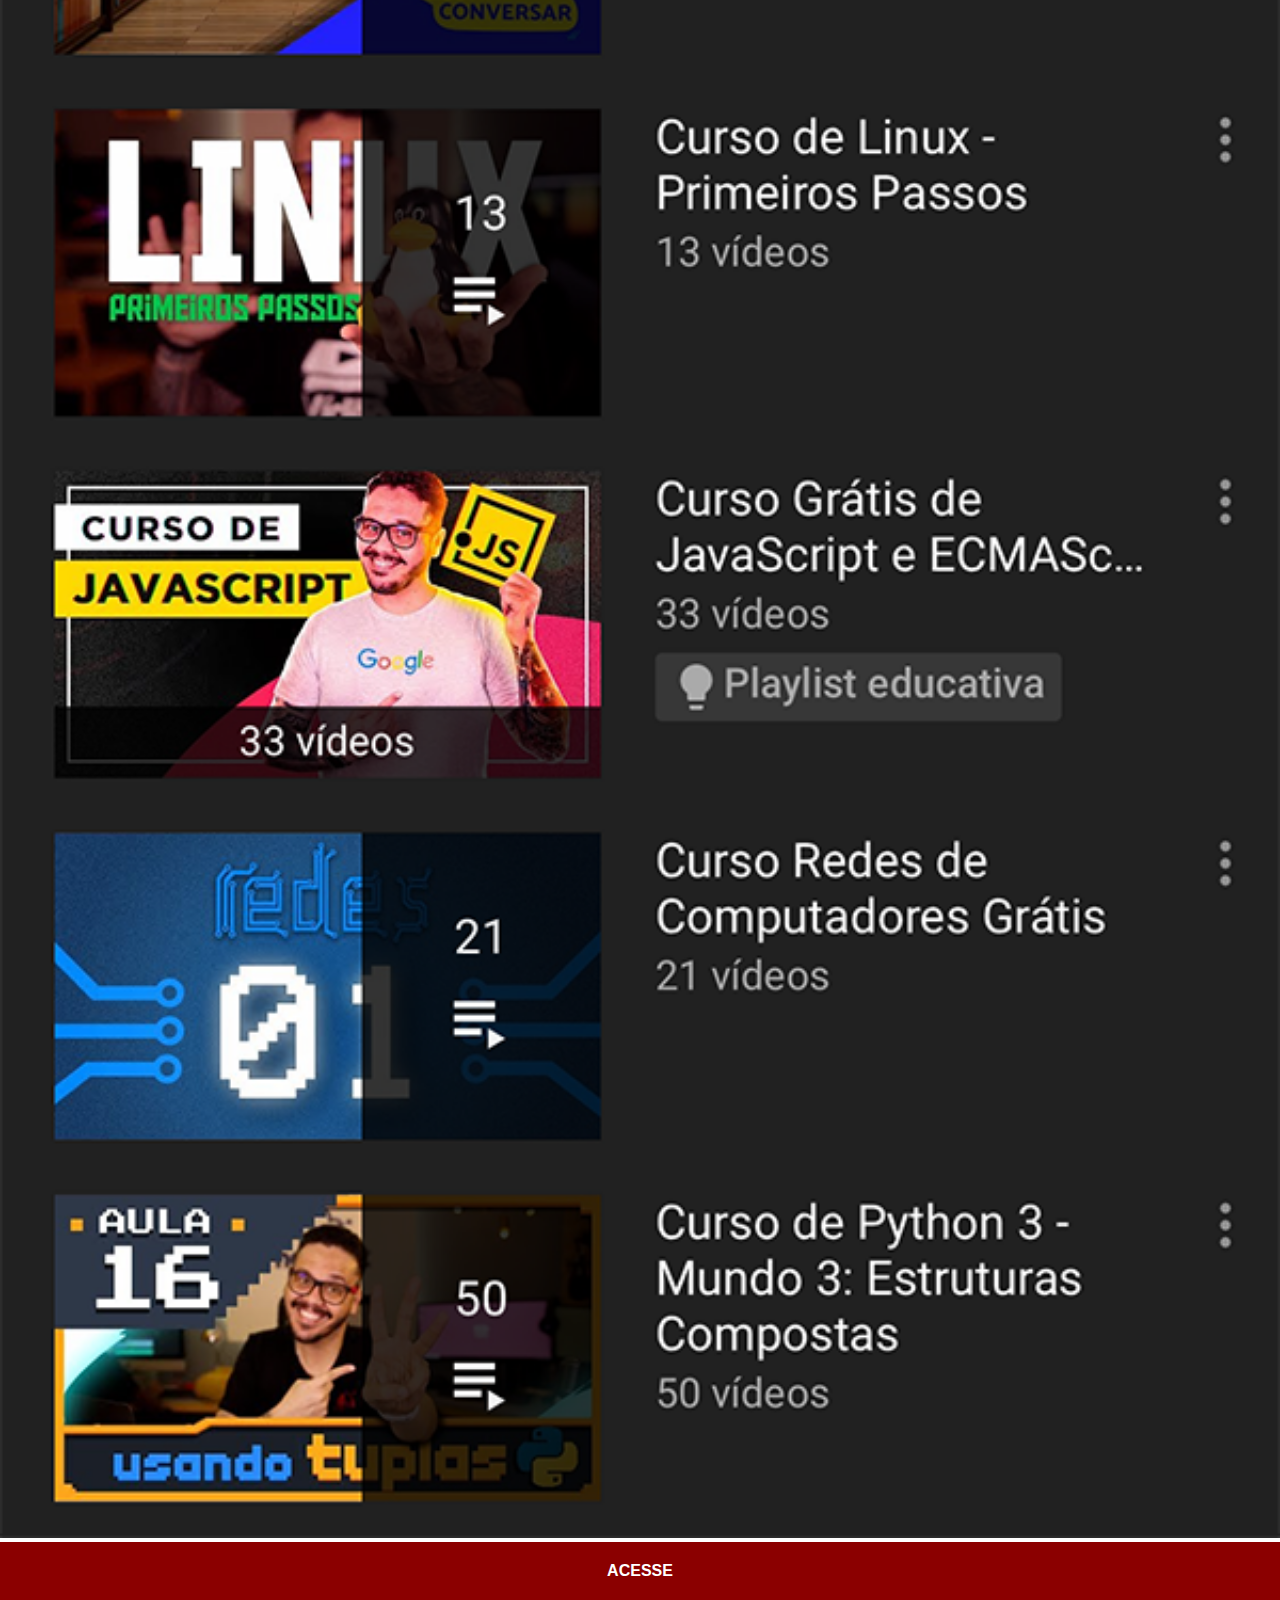
<file: youtube.html>
<!DOCTYPE html>
<html lang="en">
<head>
    <meta charset="UTF-8">
    <meta name="viewport" content="width=device-width, initial-scale=1.0">
    <title>Youtube</title>
    <link rel="stylesheet" href="style/social.css">

</head>
<body>
    
    <img src="imagens/tela-youtube.png" alt="Youtube">
    <a target="_blank" rev="external" href="https://www.youtube.com/">ACESSE</a>
    
</body>
</html>
</file>
<file: style/style.css>
@charset "UTF-8";

*{  margin: 0px;
    padding: 0px;}

html, body {
                height: 100vh;
                width: 100vw;
}   

body {  background-image: url(../imagens/fundo-madeira.jpg);
        background-repeat: no-repeat;
        background-size: cover;
        background-position: top center;}

main { 
        position: relative;
        height: 100vh;
        }
iframe#tela {   
                            height: 471px;
                            width: 265px;                            
                            position: relative;
                            top:50%;
                            left:50%;
                            transform: translate(-50%, -50%);}


                section#telefone {
        position: absolute;
        top: 50%;
        left: 50%;
        transform: translate(-50%, -50%);


        height: 627px;
        width: 311px;
        background-image: url(../imagens/frame-iphone.png);
}

section#redes-sociais { text-align: right;}

section#redes-sociais a img {
    box-sizing: border-box;
    width: 50px;
    margin:10px;
    border-radius: 50%;
    box-shadow: 2px 2px 5px black;
}

section#redes-sociais img:hover {
                                box-shadow: 5px 5px 10px black;
                                border:1px solid rgba(255, 255, 255, 0.594);
                                transform: translate(-3px, -3px);
                                transition: transform 0.5s;
                                transition: border 1s;
                        }
</file>
<file: style/social.css>
@charset "UTF-8";

*{margin: 0px;
    padding: 0px;
    font-family: Arial, Helvetica, sans-serif;}

    ::-webkit-scrollbar {
            width: 0px;
            height: 0px;
    }

    img {   width: 100vw;
    }

    a{ display: block;
        background-color: darkred;
        padding: 20px;
        text-align: center;
        font-weight: bolder;
        text-decoration: none;
        color: white;
    }
    a:hover {
            background-color:red;
    }
</file>
